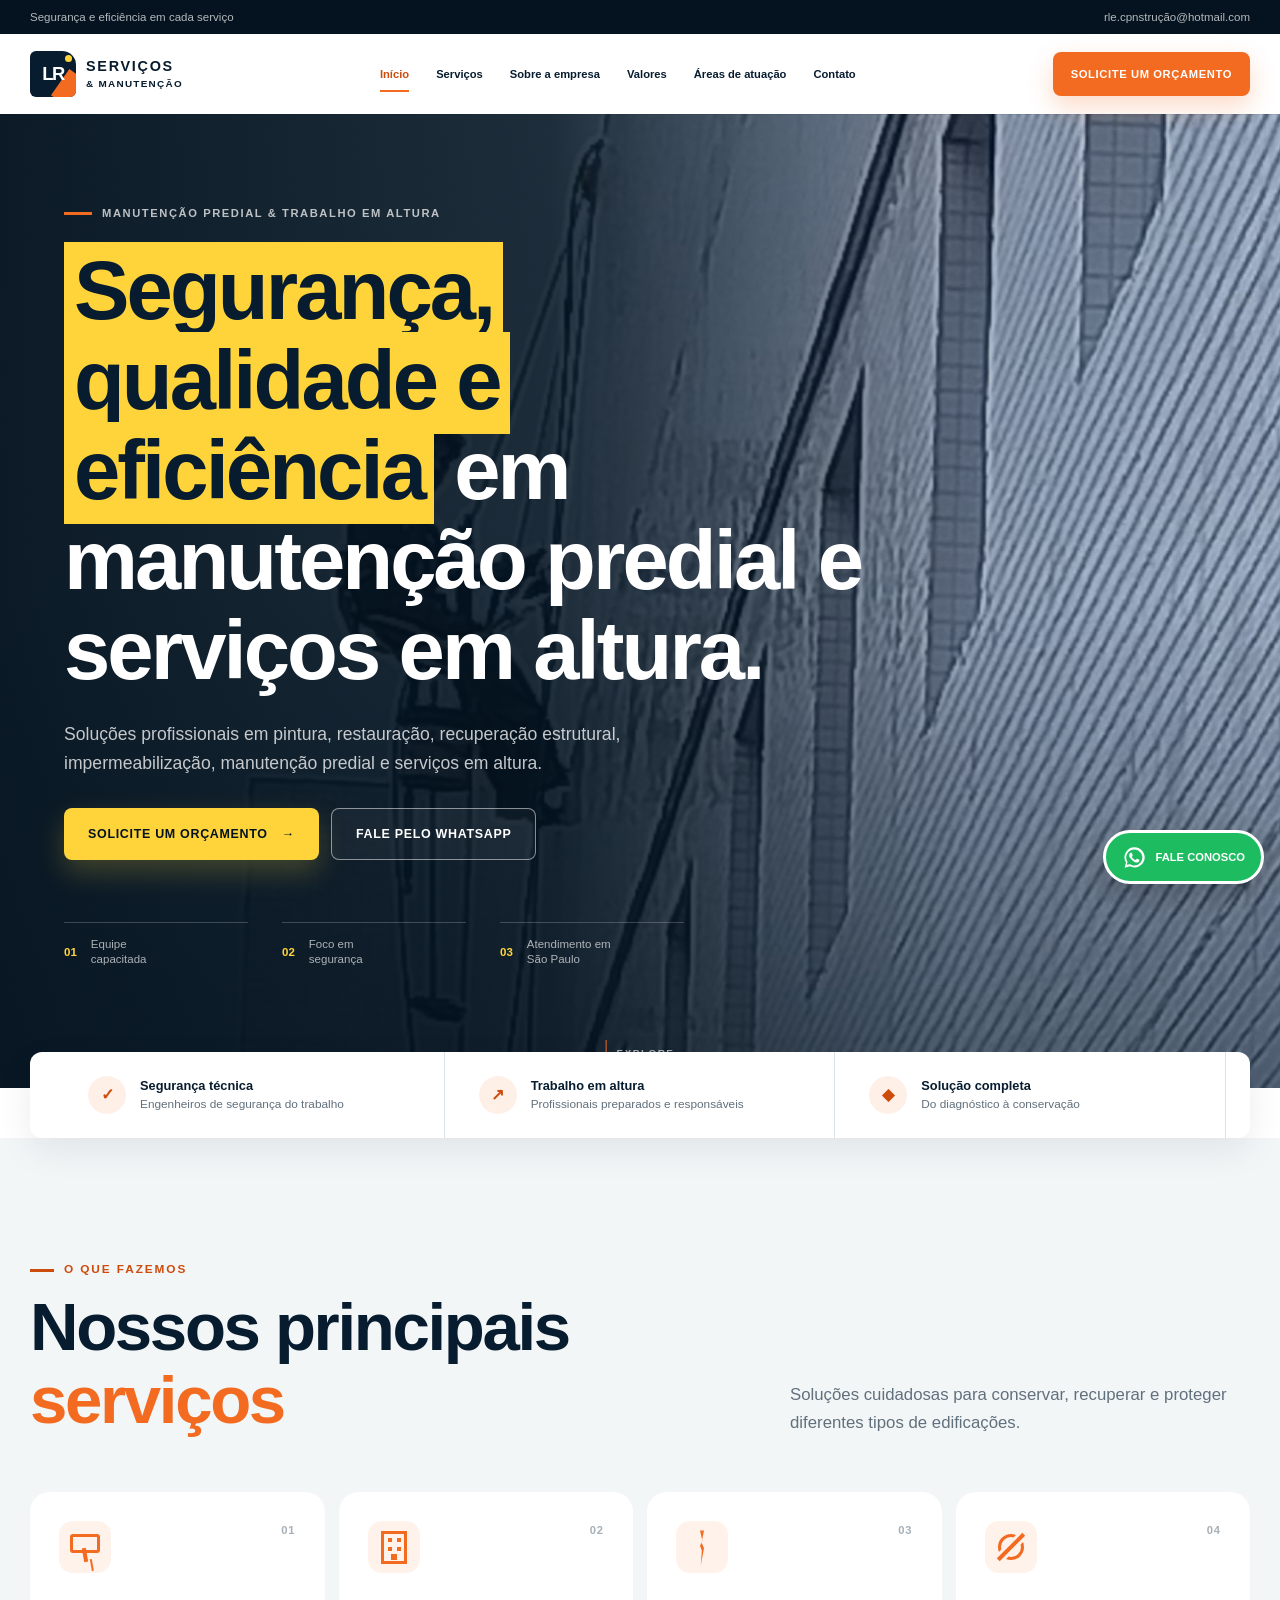
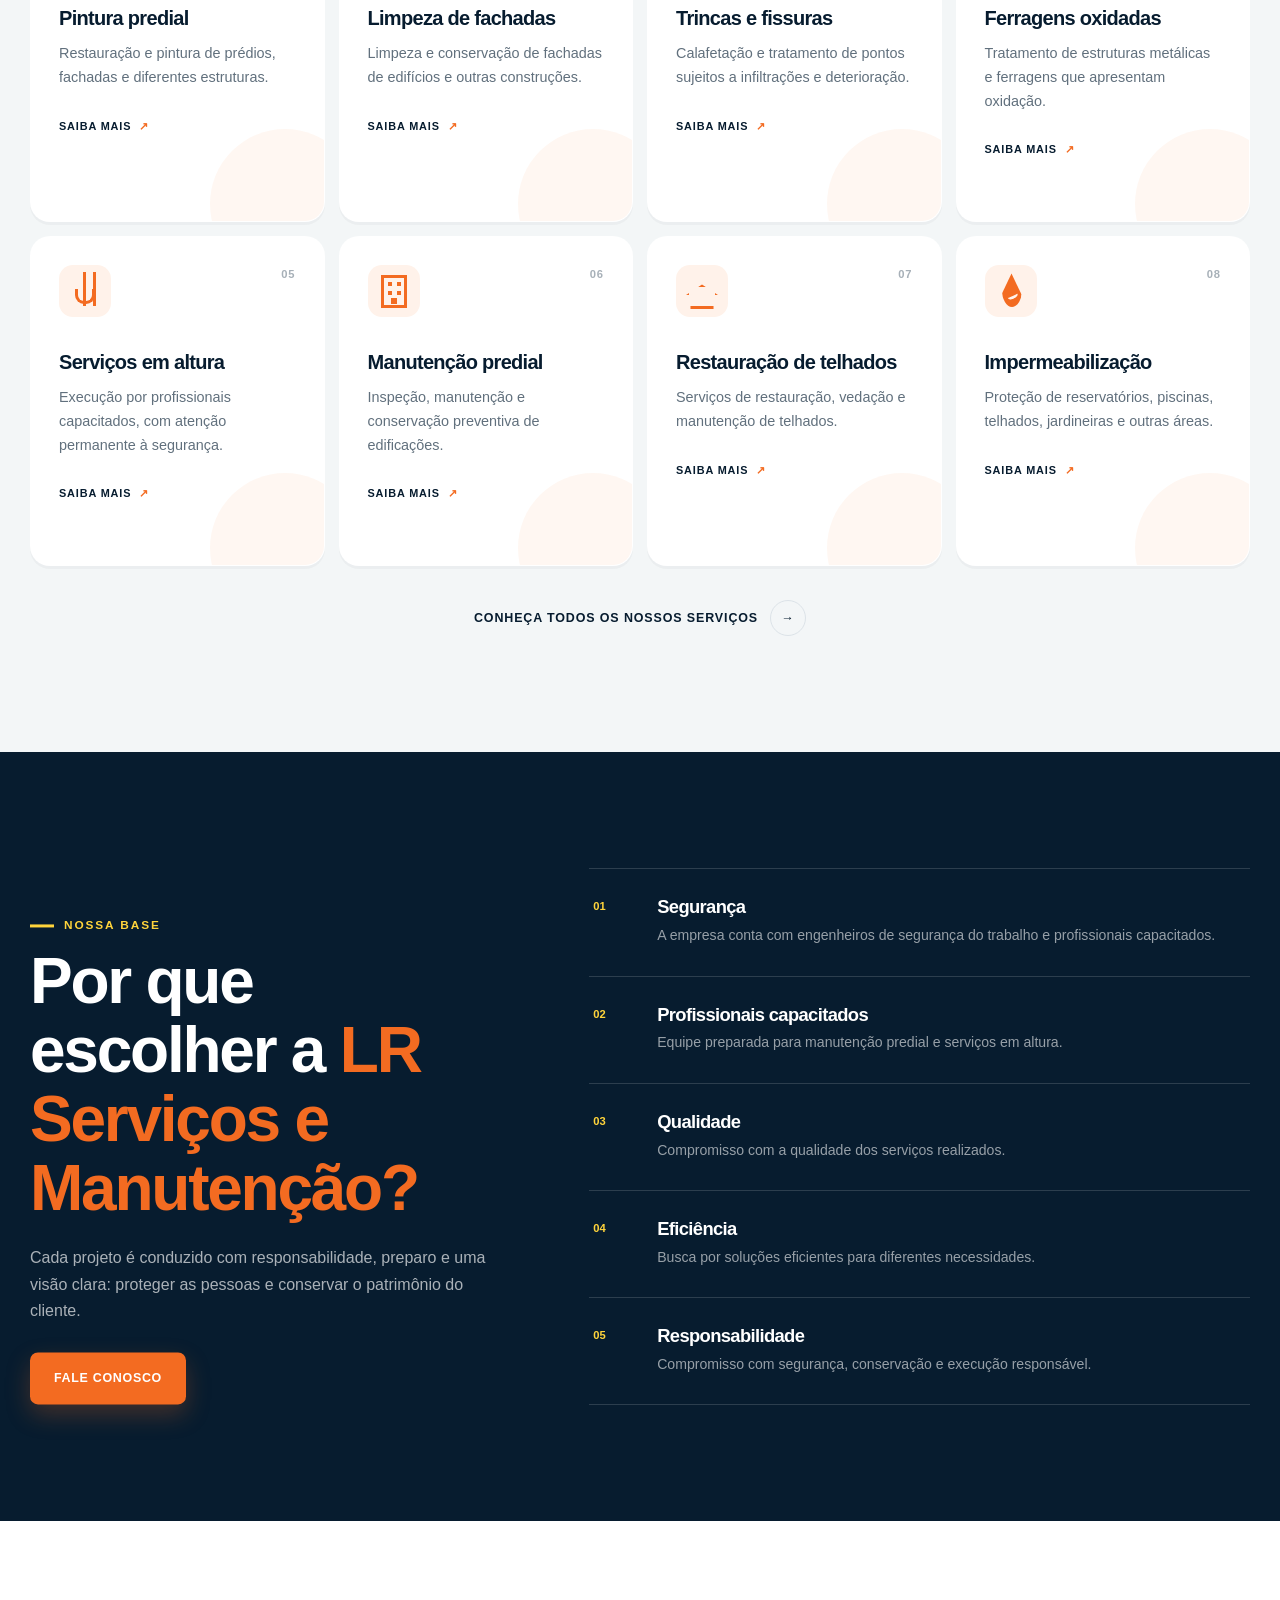
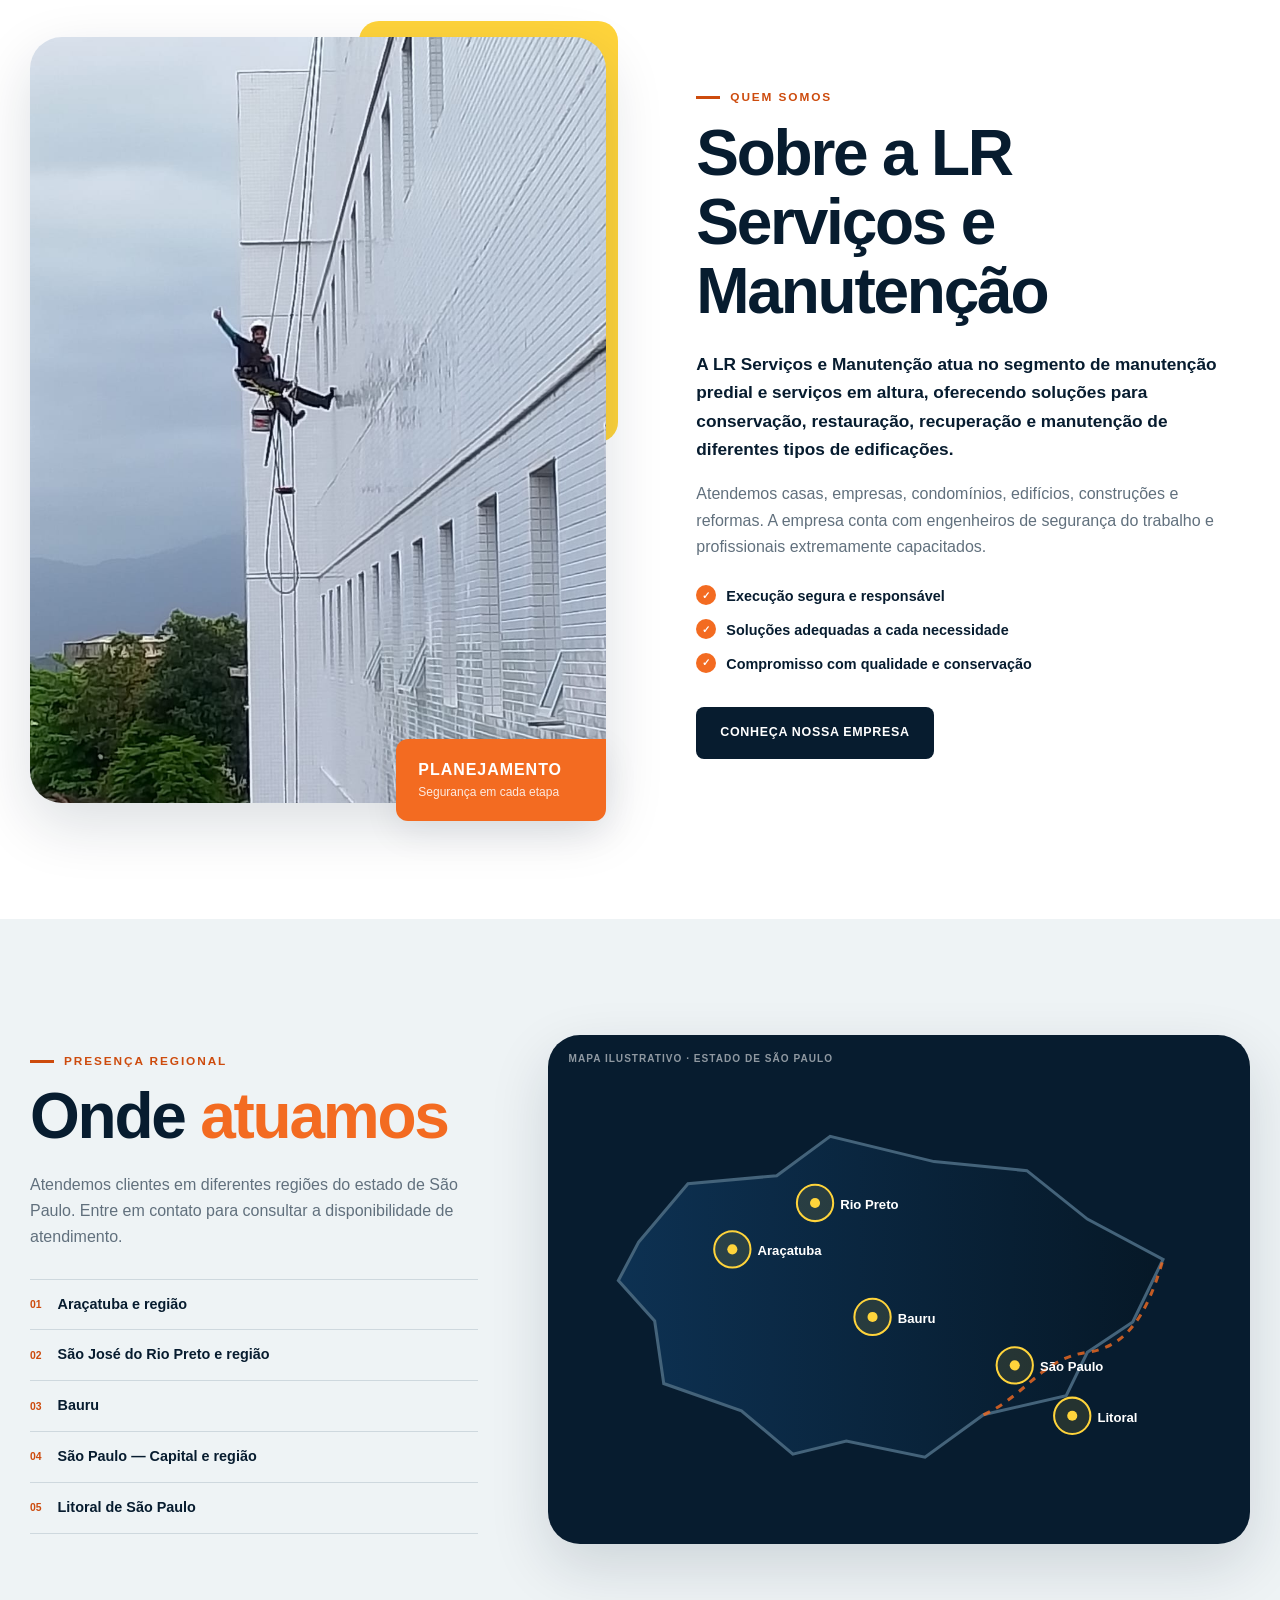
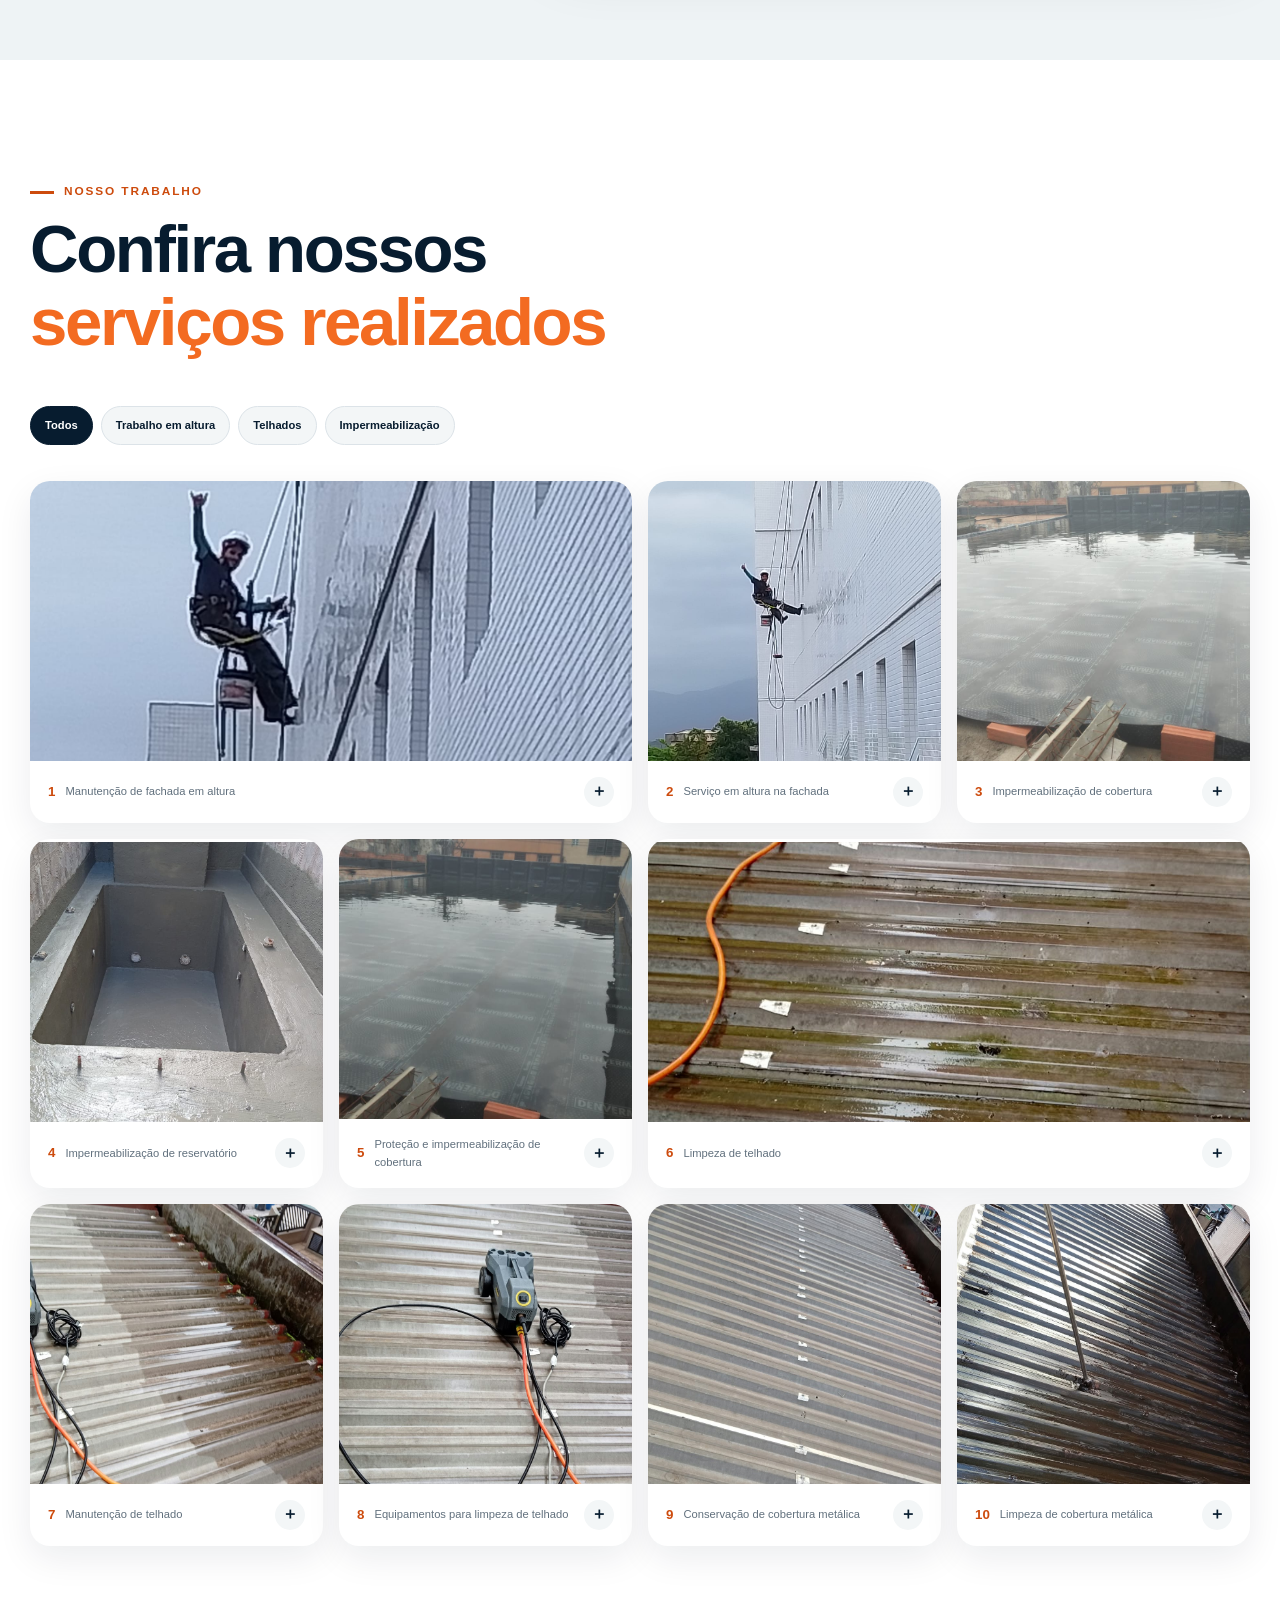
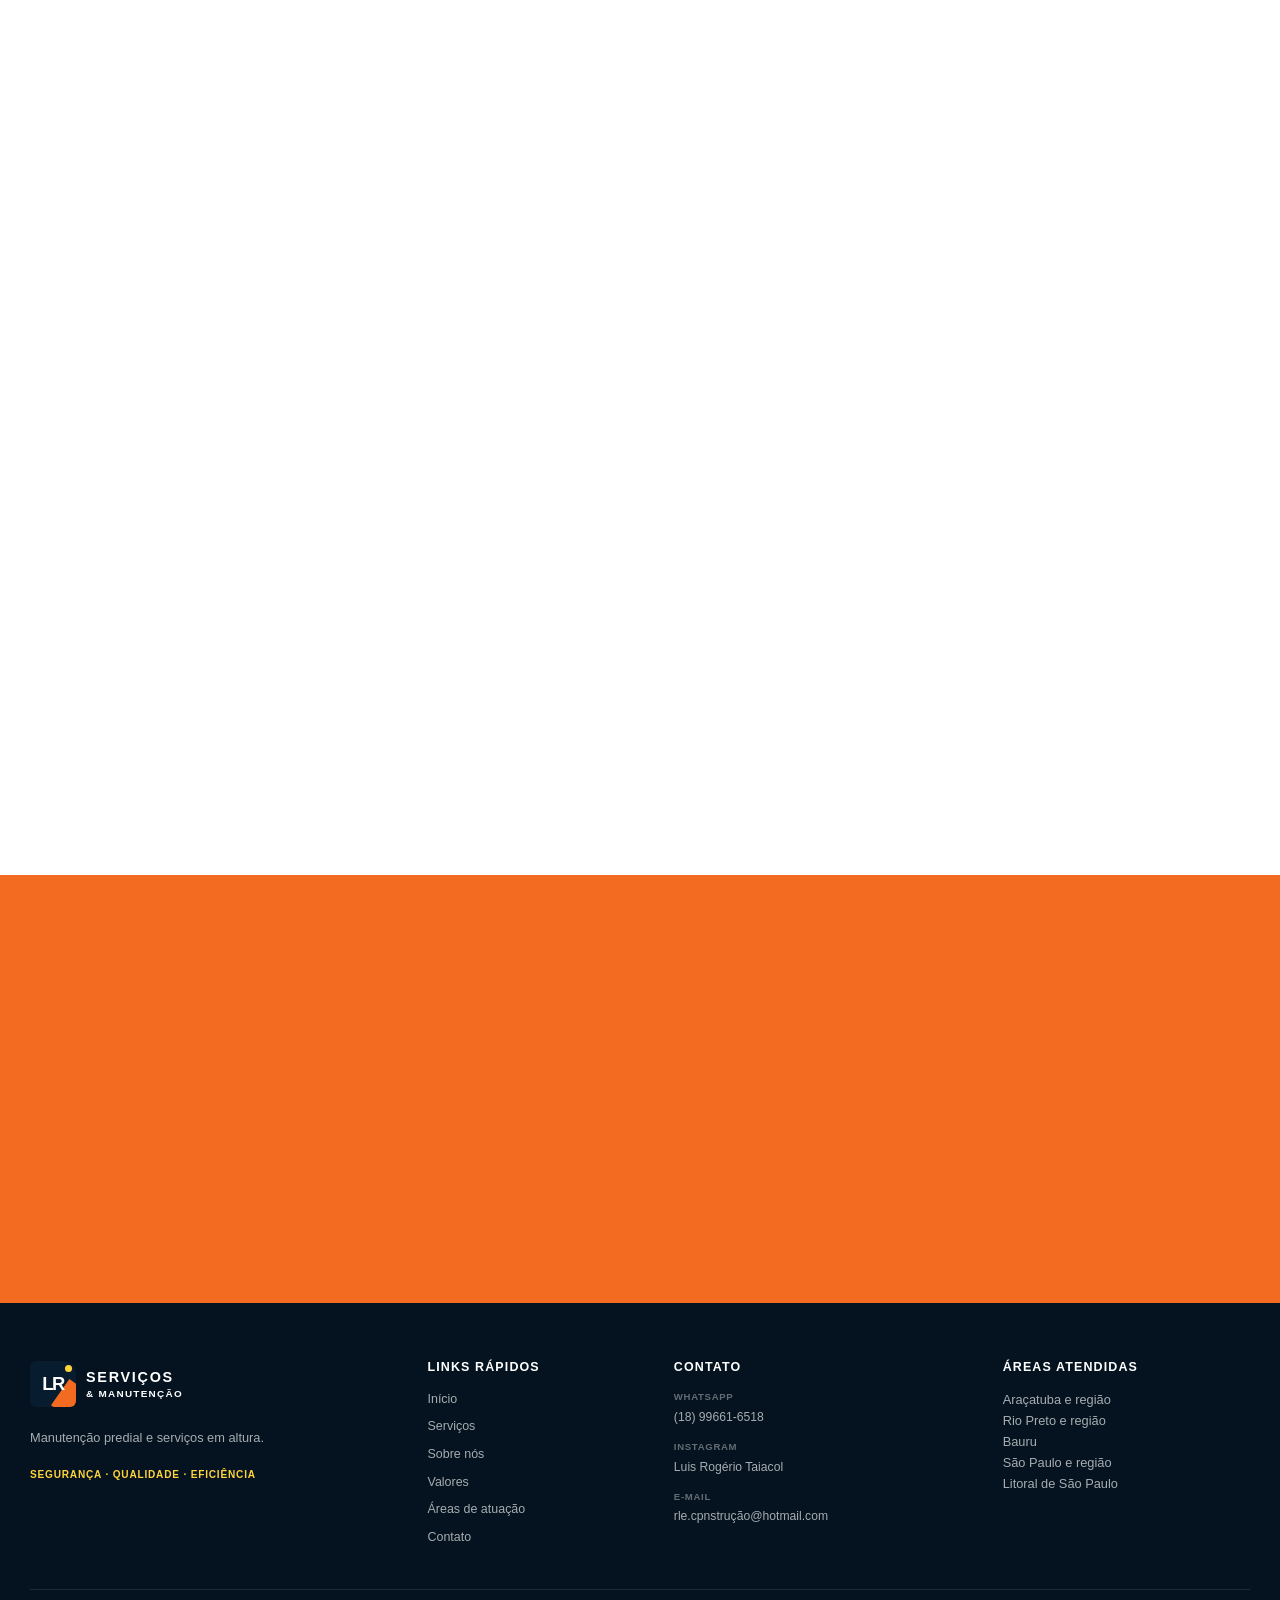
<file: index.html>
<!doctype html>
<html lang="pt-BR">
<head>
  <meta charset="utf-8">
  <meta name="viewport" content="width=device-width, initial-scale=1">
  <meta name="theme-color" content="#071c2f">
  <meta name="description" content="Soluções profissionais em pintura predial, limpeza de fachadas, impermeabilização, recuperação estrutural e serviços em altura no estado de São Paulo.">
  <meta name="keywords" content="manutenção predial, serviços em altura, pintura predial, pintura de prédios, limpeza de fachadas, impermeabilização, restauração de telhados, recuperação estrutural, tratamento de ferragens, limpeza de placas solares, manutenção predial em Araçatuba, manutenção predial em São Paulo">
  <meta property="og:type" content="website">
  <meta property="og:locale" content="pt_BR">
  <meta property="og:title" content="LR Serviços e Manutenção | Manutenção predial e serviços em altura">
  <meta property="og:description" content="Soluções profissionais em pintura predial, limpeza de fachadas, impermeabilização, recuperação estrutural e serviços em altura no estado de São Paulo.">
  <meta property="og:image" content="img/obras/obra-01.jpeg">
  <meta property="og:site_name" content="LR Serviços e Manutenção">
  <meta name="generator" content="Site estático para GitHub Pages">
  <title>LR Serviços e Manutenção | Manutenção predial e serviços em altura</title>
  <link rel="preload" href="img/obras/obra-01.jpeg" as="image" type="image/jpeg">
  <link rel="stylesheet" href="css/style.css">
  <script defer src="js/script.js"></script>
</head>
<body data-page="inicio">
<a class="skip-link" href="#conteudo">Pular para o conteúdo</a>
<header class="site-header" id="topo">
  <div class="utility-bar"><div class="container utility-inner"><p>Segurança e eficiência em cada serviço</p><a href="mailto:rle.cpnstrução@hotmail.com" aria-label="Enviar e-mail para a LR Serviços e Manutenção">rle.cpnstrução@hotmail.com</a></div></div>
  <div class="container nav-wrap">
    <a class="brand" href="index.html" aria-label="LR Serviços e Manutenção — página inicial"><span class="brand-mark" aria-hidden="true"><strong>LR</strong><i></i></span><span class="brand-copy"><strong>Serviços</strong><small>&amp; Manutenção</small></span></a>
    <button class="menu-toggle" type="button" aria-expanded="false" aria-controls="site-menu" aria-label="Abrir menu"><span></span><span></span><span></span></button>
    <nav class="site-nav" id="site-menu" aria-label="Navegação principal">
      <a class="nav-link is-active" href="index.html">Início</a>
      <a class="nav-link" href="servicos.html">Serviços</a>
      <a class="nav-link" href="sobre.html">Sobre a empresa</a>
      <a class="nav-link" href="sobre.html#valores">Valores</a>
      <a class="nav-link" href="index.html#atuacao">Áreas de atuação</a>
      <a class="nav-link" href="contato.html">Contato</a>
    </nav>
    <a class="btn btn-sm btn-orange header-cta" href="https://wa.me/5518996616518" target="_blank" rel="noopener">Solicite um orçamento</a>
  </div>
</header>
<main id="conteudo">
<section class="hero" aria-labelledby="hero-title">
    <div class="hero-bg" role="img" aria-label="Profissionais equipados realizando pintura e manutenção em fachada de edifício"></div>
    <div class="hero-overlay"></div>
    <div class="hero-lines" aria-hidden="true"></div>
    <div class="container hero-content">
        <div class="hero-kicker"><span></span> Manutenção predial &amp; trabalho em altura</div>
        <h1 id="hero-title"><span>Segurança, qualidade e eficiência</span> em manutenção predial e serviços em altura.</h1>
        <p>Soluções profissionais em pintura, restauração, recuperação estrutural, impermeabilização, manutenção predial e serviços em altura.</p>
        <div class="hero-actions">
            <a class="btn btn-yellow" href="#orcamento">Solicite um orçamento <span aria-hidden="true">→</span></a>
            <a class="btn btn-outline-light" href="https://wa.me/5518996616518" target="_blank" rel="noopener">Fale pelo WhatsApp</a>
        </div>
        <ul class="hero-proof" aria-label="Diferenciais da empresa">
            <li><strong>01</strong><span>Equipe<br>capacitada</span></li>
            <li><strong>02</strong><span>Foco em<br>segurança</span></li>
            <li><strong>03</strong><span>Atendimento em<br>São Paulo</span></li>
        </ul>
    </div>
    <a class="scroll-cue" href="#servicos" aria-label="Ir para os serviços"><span></span> Explore</a>
</section>

<section class="trust-strip" aria-label="Compromissos da LR">
    <div class="container trust-grid">
        <div><span class="mini-icon">✓</span><p><strong>Segurança técnica</strong>Engenheiros de segurança do trabalho</p></div>
        <div><span class="mini-icon">↗</span><p><strong>Trabalho em altura</strong>Profissionais preparados e responsáveis</p></div>
        <div><span class="mini-icon">◆</span><p><strong>Solução completa</strong>Do diagnóstico à conservação</p></div>
    </div>
</section>

<section class="section services-section" id="servicos" aria-labelledby="services-title">
    <div class="container">
        <div class="section-heading reveal">
            <div><span class="eyebrow">O que fazemos</span><h2 id="services-title">Nossos principais <em>serviços</em></h2></div>
            <p>Soluções cuidadosas para conservar, recuperar e proteger diferentes tipos de edificações.</p>
        </div>
        <div class="service-grid">
            <article class="service-card reveal"><div class="card-top"><span class="service-icon icon-paint" aria-hidden="true"></span><small>01</small></div><h3>Pintura predial</h3><p>Restauração e pintura de prédios, fachadas e diferentes estruturas.</p><a href="servicos.html#paint">Saiba mais <span aria-hidden="true">↗</span></a></article>
<article class="service-card reveal"><div class="card-top"><span class="service-icon icon-facade" aria-hidden="true"></span><small>02</small></div><h3>Limpeza de fachadas</h3><p>Limpeza e conservação de fachadas de edifícios e outras construções.</p><a href="servicos.html#facade">Saiba mais <span aria-hidden="true">↗</span></a></article>
<article class="service-card reveal"><div class="card-top"><span class="service-icon icon-crack" aria-hidden="true"></span><small>03</small></div><h3>Trincas e fissuras</h3><p>Calafetação e tratamento de pontos sujeitos a infiltrações e deterioração.</p><a href="servicos.html#crack">Saiba mais <span aria-hidden="true">↗</span></a></article>
<article class="service-card reveal"><div class="card-top"><span class="service-icon icon-metal" aria-hidden="true"></span><small>04</small></div><h3>Ferragens oxidadas</h3><p>Tratamento de estruturas metálicas e ferragens que apresentam oxidação.</p><a href="servicos.html#metal">Saiba mais <span aria-hidden="true">↗</span></a></article>
<article class="service-card reveal"><div class="card-top"><span class="service-icon icon-height" aria-hidden="true"></span><small>05</small></div><h3>Serviços em altura</h3><p>Execução por profissionais capacitados, com atenção permanente à segurança.</p><a href="servicos.html#height">Saiba mais <span aria-hidden="true">↗</span></a></article>
<article class="service-card reveal"><div class="card-top"><span class="service-icon icon-building" aria-hidden="true"></span><small>06</small></div><h3>Manutenção predial</h3><p>Inspeção, manutenção e conservação preventiva de edificações.</p><a href="servicos.html#building">Saiba mais <span aria-hidden="true">↗</span></a></article>
<article class="service-card reveal"><div class="card-top"><span class="service-icon icon-roof" aria-hidden="true"></span><small>07</small></div><h3>Restauração de telhados</h3><p>Serviços de restauração, vedação e manutenção de telhados.</p><a href="servicos.html#roof">Saiba mais <span aria-hidden="true">↗</span></a></article>
<article class="service-card reveal"><div class="card-top"><span class="service-icon icon-drop" aria-hidden="true"></span><small>08</small></div><h3>Impermeabilização</h3><p>Proteção de reservatórios, piscinas, telhados, jardineiras e outras áreas.</p><a href="servicos.html#drop">Saiba mais <span aria-hidden="true">↗</span></a></article>
        </div>
        <div class="center-action reveal"><a class="text-link" href="servicos.html">Conheça todos os nossos serviços <span aria-hidden="true">→</span></a></div>
    </div>
</section>

<section class="section why-section" aria-labelledby="why-title">
    <div class="container why-layout">
        <div class="why-intro reveal">
            <span class="eyebrow eyebrow-light">Nossa base</span>
            <h2 id="why-title">Por que escolher a <em>LR Serviços e Manutenção?</em></h2>
            <p>Cada projeto é conduzido com responsabilidade, preparo e uma visão clara: proteger as pessoas e conservar o patrimônio do cliente.</p>
            <a class="btn btn-orange" href="contato.html">Fale conosco</a>
        </div>
        <div class="why-list">
            <article class="why-card reveal"><span>01</span><div><h3>Segurança</h3><p>A empresa conta com engenheiros de segurança do trabalho e profissionais capacitados.</p></div></article>
            <article class="why-card reveal"><span>02</span><div><h3>Profissionais capacitados</h3><p>Equipe preparada para manutenção predial e serviços em altura.</p></div></article>
            <article class="why-card reveal"><span>03</span><div><h3>Qualidade</h3><p>Compromisso com a qualidade dos serviços realizados.</p></div></article>
            <article class="why-card reveal"><span>04</span><div><h3>Eficiência</h3><p>Busca por soluções eficientes para diferentes necessidades.</p></div></article>
            <article class="why-card reveal"><span>05</span><div><h3>Responsabilidade</h3><p>Compromisso com segurança, conservação e execução responsável.</p></div></article>
        </div>
    </div>
</section>

<section class="section about-preview" id="sobre" aria-labelledby="about-title">
    <div class="container about-grid">
        <div class="about-media reveal">
            <img src="img/obras/obra-02.jpeg" alt="Profissional realizando manutenção em altura na fachada de um edifício" width="963" height="1280" loading="lazy">
            <div class="media-label"><strong>Planejamento</strong><span>Segurança em cada etapa</span></div>
        </div>
        <div class="about-copy reveal">
            <span class="eyebrow">Quem somos</span>
            <h2 id="about-title">Sobre a LR Serviços e Manutenção</h2>
            <p class="lead">A LR Serviços e Manutenção atua no segmento de manutenção predial e serviços em altura, oferecendo soluções para conservação, restauração, recuperação e manutenção de diferentes tipos de edificações.</p>
            <p>Atendemos casas, empresas, condomínios, edifícios, construções e reformas. A empresa conta com engenheiros de segurança do trabalho e profissionais extremamente capacitados.</p>
            <ul class="check-list">
                <li>Execução segura e responsável</li>
                <li>Soluções adequadas a cada necessidade</li>
                <li>Compromisso com qualidade e conservação</li>
            </ul>
            <a class="btn btn-dark" href="sobre.html">Conheça nossa empresa</a>
        </div>
    </div>
</section>

<section class="section areas-section" id="atuacao" aria-labelledby="areas-title">
    <div class="container areas-grid">
        <div class="areas-copy reveal">
            <span class="eyebrow">Presença regional</span>
            <h2 id="areas-title">Onde <em>atuamos</em></h2>
            <p>Atendemos clientes em diferentes regiões do estado de São Paulo. Entre em contato para consultar a disponibilidade de atendimento.</p>
            <ul class="area-list">
                <li><span>01</span>Araçatuba e região</li>
                <li><span>02</span>São José do Rio Preto e região</li>
                <li><span>03</span>Bauru</li>
                <li><span>04</span>São Paulo — Capital e região</li>
                <li><span>05</span>Litoral de São Paulo</li>
            </ul>
        </div>
        <div class="sp-map reveal" role="img" aria-label="Mapa ilustrativo do estado de São Paulo com regiões de atendimento destacadas">
            <span class="map-caption">Mapa ilustrativo · Estado de São Paulo</span>
            <svg viewBox="0 0 640 430" aria-hidden="true">
                <defs><linearGradient id="mapFill" x1="0" x2="1"><stop stop-color="#0d3152"/><stop offset="1" stop-color="#061827"/></linearGradient></defs>
                <path class="state-shape" d="M62 151 111 93l88-8 53-39 103 25 92 9 60 48 75 40-30 62-45 30-21 43-82 19-58 42-78-16-53 13-51-43-77-27-9-62-36-40Z"/>
                <path class="coast-line" d="M404 322c42-19 58-56 103-62 36-5 58-32 75-92"/>
                <g class="map-pin" transform="translate(155 158)"><circle r="18"/><circle r="5"/><text x="25" y="6">Araçatuba</text></g>
                <g class="map-pin" transform="translate(237 112)"><circle r="18"/><circle r="5"/><text x="25" y="6">Rio Preto</text></g>
                <g class="map-pin" transform="translate(294 225)"><circle r="18"/><circle r="5"/><text x="25" y="6">Bauru</text></g>
                <g class="map-pin" transform="translate(435 273)"><circle r="18"/><circle r="5"/><text x="25" y="6">São Paulo</text></g>
                <g class="map-pin" transform="translate(492 323)"><circle r="18"/><circle r="5"/><text x="25" y="6">Litoral</text></g>
            </svg>
        </div>
    </div>
</section>

<section class="section gallery-section" id="galeria" aria-labelledby="gallery-title">
    <div class="container">
        <div class="section-heading reveal">
            <div><span class="eyebrow">Nosso trabalho</span><h2 id="gallery-title">Confira nossos <em>serviços realizados</em></h2></div>
            <p></p>
        </div>
        <div class="gallery-filters reveal" role="group" aria-label="Filtrar galeria"><button class="is-active" type="button" data-filter="all" aria-pressed="true">Todos</button><button type="button" data-filter="altura" aria-pressed="false">Trabalho em altura</button><button type="button" data-filter="telhados" aria-pressed="false">Telhados</button><button type="button" data-filter="impermeabilizacao" aria-pressed="false">Impermeabilização</button></div>
        <div class="gallery-grid"><button class="gallery-item reveal" type="button" data-category="altura" data-label="Manutenção de fachada em altura" aria-label="Ampliar foto: Manutenção de fachada em altura"><img src="img/obras/obra-01.jpeg" alt="Manutenção de fachada em altura" loading="lazy"><span class="gallery-meta"><small>1</small><span>Manutenção de fachada em altura</span><b aria-hidden="true">＋</b></span></button>
<button class="gallery-item reveal" type="button" data-category="altura" data-label="Serviço em altura na fachada" aria-label="Ampliar foto: Serviço em altura na fachada"><img src="img/obras/obra-02.jpeg" alt="Serviço em altura na fachada" loading="lazy"><span class="gallery-meta"><small>2</small><span>Serviço em altura na fachada</span><b aria-hidden="true">＋</b></span></button>
<button class="gallery-item reveal" type="button" data-category="impermeabilizacao" data-label="Impermeabilização de cobertura" aria-label="Ampliar foto: Impermeabilização de cobertura"><img src="img/obras/obra-03.jpeg" alt="Impermeabilização de cobertura" loading="lazy"><span class="gallery-meta"><small>3</small><span>Impermeabilização de cobertura</span><b aria-hidden="true">＋</b></span></button>
<button class="gallery-item reveal" type="button" data-category="impermeabilizacao" data-label="Impermeabilização de reservatório" aria-label="Ampliar foto: Impermeabilização de reservatório"><img src="img/obras/obra-04.jpeg" alt="Impermeabilização de reservatório" loading="lazy"><span class="gallery-meta"><small>4</small><span>Impermeabilização de reservatório</span><b aria-hidden="true">＋</b></span></button>
<button class="gallery-item reveal" type="button" data-category="impermeabilizacao" data-label="Proteção e impermeabilização de cobertura" aria-label="Ampliar foto: Proteção e impermeabilização de cobertura"><img src="img/obras/obra-05.jpeg" alt="Proteção e impermeabilização de cobertura" loading="lazy"><span class="gallery-meta"><small>5</small><span>Proteção e impermeabilização de cobertura</span><b aria-hidden="true">＋</b></span></button>
<button class="gallery-item reveal" type="button" data-category="telhados" data-label="Limpeza de telhado" aria-label="Ampliar foto: Limpeza de telhado"><img src="img/obras/obra-06.jpeg" alt="Limpeza de telhado" loading="lazy"><span class="gallery-meta"><small>6</small><span>Limpeza de telhado</span><b aria-hidden="true">＋</b></span></button>
<button class="gallery-item reveal" type="button" data-category="telhados" data-label="Manutenção de telhado" aria-label="Ampliar foto: Manutenção de telhado"><img src="img/obras/obra-07.jpeg" alt="Manutenção de telhado" loading="lazy"><span class="gallery-meta"><small>7</small><span>Manutenção de telhado</span><b aria-hidden="true">＋</b></span></button>
<button class="gallery-item reveal" type="button" data-category="telhados" data-label="Equipamentos para limpeza de telhado" aria-label="Ampliar foto: Equipamentos para limpeza de telhado"><img src="img/obras/obra-08.jpeg" alt="Equipamentos para limpeza de telhado" loading="lazy"><span class="gallery-meta"><small>8</small><span>Equipamentos para limpeza de telhado</span><b aria-hidden="true">＋</b></span></button>
<button class="gallery-item reveal" type="button" data-category="telhados" data-label="Conservação de cobertura metálica" aria-label="Ampliar foto: Conservação de cobertura metálica"><img src="img/obras/obra-09.jpeg" alt="Conservação de cobertura metálica" loading="lazy"><span class="gallery-meta"><small>9</small><span>Conservação de cobertura metálica</span><b aria-hidden="true">＋</b></span></button>
<button class="gallery-item reveal" type="button" data-category="telhados" data-label="Limpeza de cobertura metálica" aria-label="Ampliar foto: Limpeza de cobertura metálica"><img src="img/obras/obra-10.jpeg" alt="Limpeza de cobertura metálica" loading="lazy"><span class="gallery-meta"><small>10</small><span>Limpeza de cobertura metálica</span><b aria-hidden="true">＋</b></span></button>
<button class="gallery-item reveal" type="button" data-category="telhados" data-label="Lavagem de telhado" aria-label="Ampliar foto: Lavagem de telhado"><img src="img/obras/obra-11.jpeg" alt="Lavagem de telhado" loading="lazy"><span class="gallery-meta"><small>11</small><span>Lavagem de telhado</span><b aria-hidden="true">＋</b></span></button>
<button class="gallery-item reveal" type="button" data-category="telhados" data-label="Telhado após limpeza" aria-label="Ampliar foto: Telhado após limpeza"><img src="img/obras/obra-12.jpeg" alt="Telhado após limpeza" loading="lazy"><span class="gallery-meta"><small>12</small><span>Telhado após limpeza</span><b aria-hidden="true">＋</b></span></button></div><div class="project-video reveal"><h3>Veja nosso trabalho em vídeo</h3><video controls playsinline preload="metadata" aria-label="Vídeo de serviço realizado pela LR Serviços e Manutenção"><source src="videos/servico-realizado.mp4" type="video/mp4">Seu navegador não suporta vídeo. <a href="videos/servico-realizado.mp4">Baixe o vídeo para assistir.</a></video></div>
    </div>
</section>

<section class="section contact-band" id="orcamento" aria-labelledby="contact-band-title">
    <div class="container contact-band-inner reveal">
        <div><span class="eyebrow eyebrow-light">Vamos conversar?</span><h2 id="contact-band-title">Seu patrimônio merece cuidado profissional.</h2><p>Conte o que você precisa e consulte a disponibilidade de atendimento na sua região.</p></div>
        <div class="contact-band-actions">
            <a class="btn btn-yellow" href="https://wa.me/5518996616518" target="_blank" rel="noopener">Chame pelo WhatsApp</a>
            <a class="btn btn-outline-light" href="contato.html#formulario">Preencher formulário</a>
        </div>
    </div>
</section>

<dialog class="gallery-modal" aria-labelledby="modal-title">
    <button class="modal-close" type="button" aria-label="Fechar visualização">×</button>
    <div class="modal-media"><img id="modal-image" alt=""><h3 id="modal-title">Serviço</h3></div>
</dialog>
</main>
<footer class="site-footer">
  <div class="container footer-grid">
    <div class="footer-brand"><a class="brand brand-light" href="index.html"><span class="brand-mark" aria-hidden="true"><strong>LR</strong><i></i></span><span class="brand-copy"><strong>Serviços</strong><small>&amp; Manutenção</small></span></a><p>Manutenção predial e serviços em altura.</p><span class="footer-tag">Segurança · Qualidade · Eficiência</span></div>
    <div><h2>Links rápidos</h2><ul class="footer-links"><li><a href="index.html">Início</a></li><li><a href="servicos.html">Serviços</a></li><li><a href="sobre.html">Sobre nós</a></li><li><a href="sobre.html#valores">Valores</a></li><li><a href="index.html#atuacao">Áreas de atuação</a></li><li><a href="contato.html">Contato</a></li></ul></div>
    <div><h2>Contato</h2><ul class="footer-contact"><li><span>WhatsApp</span><a href="https://wa.me/5518996616518" target="_blank" rel="noopener">(18) 99661-6518</a></li><li><span>Instagram</span><span>Luis Rogério Taiacol</span></li><li><span>E-mail</span><a href="mailto:rle.cpnstrução@hotmail.com">rle.cpnstrução@hotmail.com</a></li></ul></div>
    <div><h2>Áreas atendidas</h2><p>Araçatuba e região<br>Rio Preto e região<br>Bauru<br>São Paulo e região<br>Litoral de São Paulo</p></div>
  </div>
  <div class="container footer-bottom"><p>© 2026 LR Serviços e Manutenção. Todos os direitos reservados.</p><a href="#topo">Voltar ao topo ↑</a></div>
</footer>
<a class="whatsapp-float" href="https://wa.me/5518996616518" target="_blank" rel="noopener" aria-label="Chamar a LR Serviços e Manutenção pelo WhatsApp"><svg viewBox="0 0 32 32" aria-hidden="true"><path d="M16 3A12.8 12.8 0 0 0 5.1 22.5L3.4 29l6.7-1.7A12.9 12.9 0 1 0 16 3Zm0 23.3c-2 0-3.9-.6-5.5-1.6l-.4-.2-4 .9 1-3.8-.3-.4A10.3 10.3 0 1 1 16 26.3Zm5.7-7.7c-.3-.2-1.9-.9-2.2-1s-.5-.2-.7.2-.8 1-1 1.2-.4.2-.7.1a8.4 8.4 0 0 1-2.6-1.6 9.7 9.7 0 0 1-1.8-2.2c-.2-.3 0-.5.1-.7l.5-.6.3-.6c.1-.2 0-.5 0-.7l-1-2.3c-.2-.6-.5-.5-.7-.5h-.6c-.2 0-.6.1-.9.4-.3.3-1.2 1.2-1.2 3s1.3 3.4 1.5 3.7a13.7 13.7 0 0 0 5.3 4.7c.7.3 1.3.5 1.8.6.8.2 1.5.2 2 .1.6-.1 1.9-.8 2.2-1.5.3-.7.3-1.3.2-1.5-.1-.1-.3-.2-.6-.3Z"/></svg><span>Fale conosco</span></a>
<div class="toast" role="status" aria-live="polite"></div>
</body>
</html>
</file>
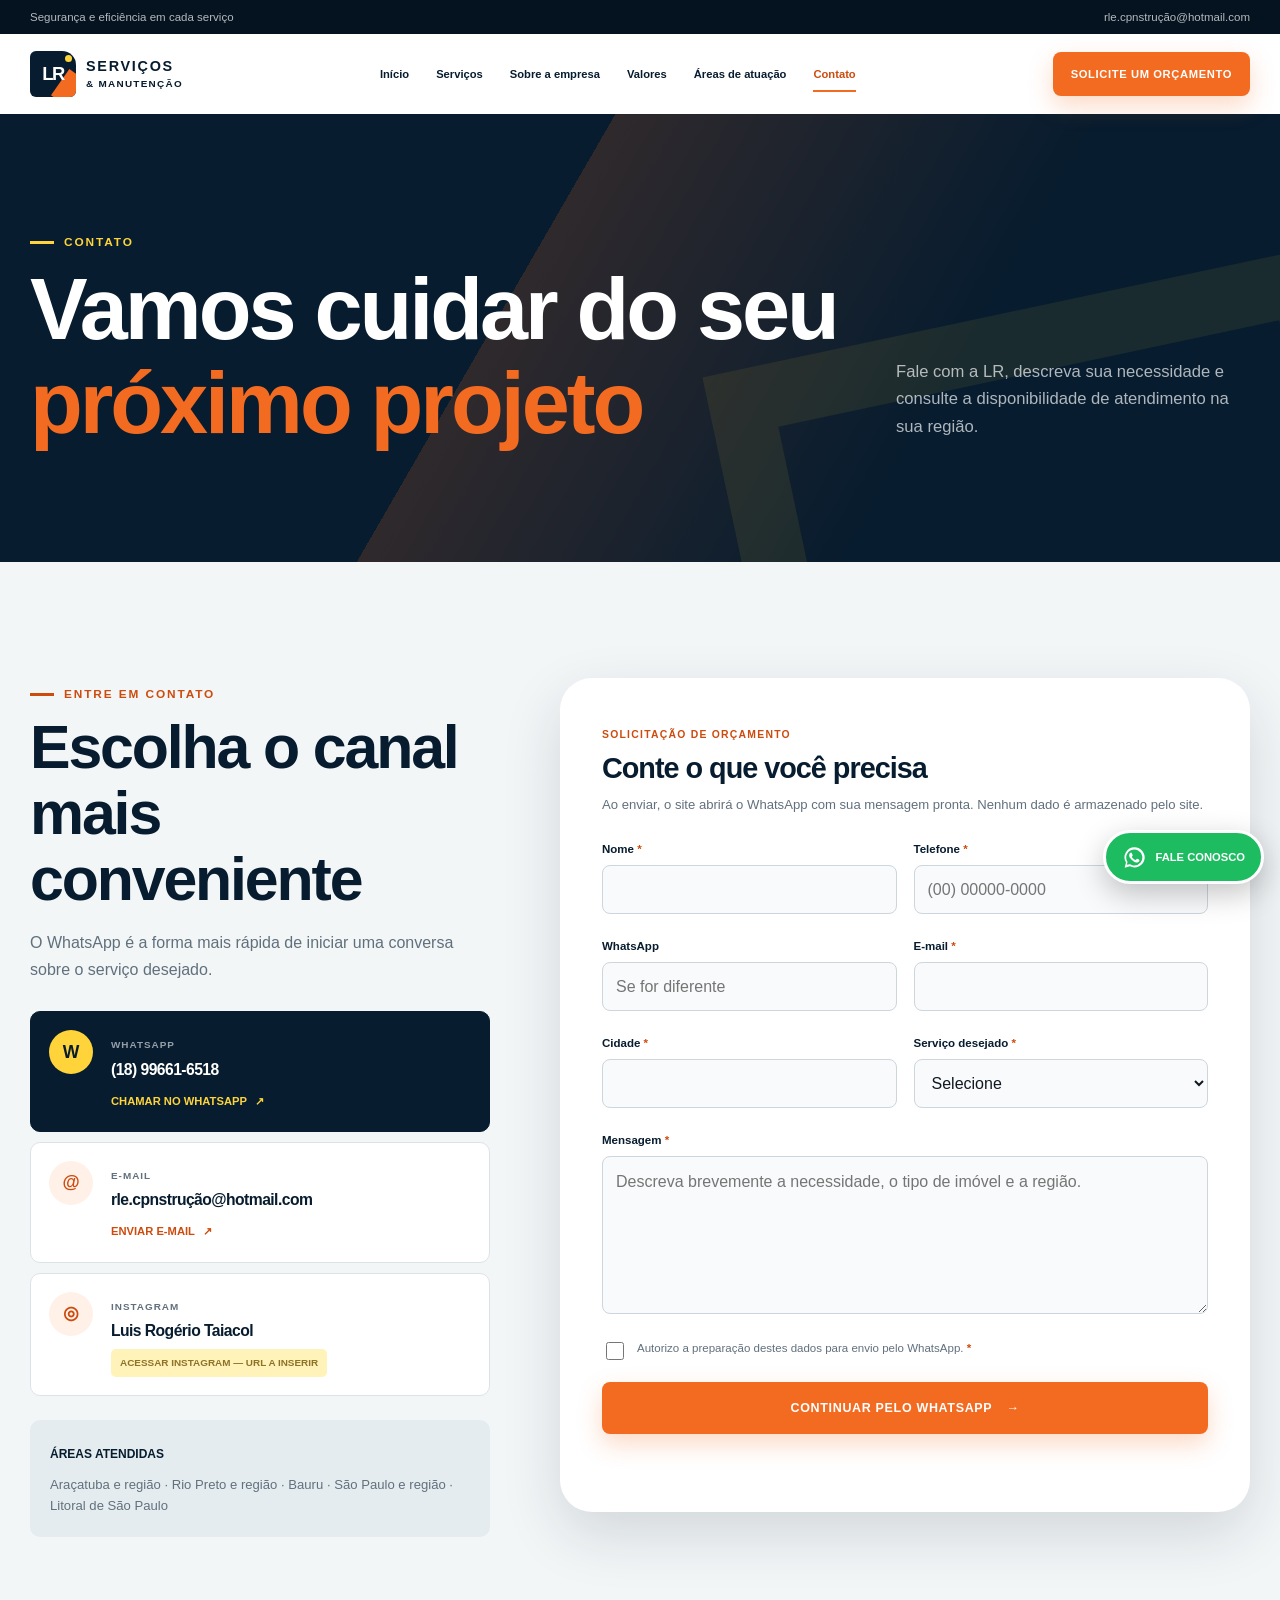
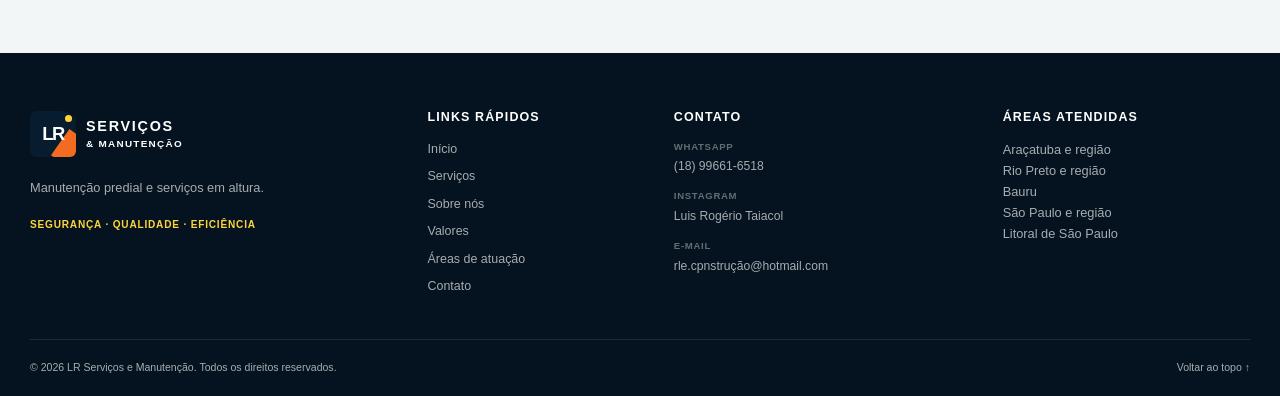
<file: contato.html>
<!doctype html>
<html lang="pt-BR">
<head>
  <meta charset="utf-8">
  <meta name="viewport" content="width=device-width, initial-scale=1">
  <meta name="theme-color" content="#071c2f">
  <meta name="description" content="Entre em contato com a LR Serviços e Manutenção pelo WhatsApp, e-mail ou formulário para consultar atendimento e solicitar orçamento.">
  <meta name="keywords" content="manutenção predial, serviços em altura, pintura predial, pintura de prédios, limpeza de fachadas, impermeabilização, restauração de telhados, recuperação estrutural, tratamento de ferragens, limpeza de placas solares, manutenção predial em Araçatuba, manutenção predial em São Paulo">
  <meta property="og:type" content="website">
  <meta property="og:locale" content="pt_BR">
  <meta property="og:title" content="Contato e orçamento | LR Serviços e Manutenção">
  <meta property="og:description" content="Entre em contato com a LR Serviços e Manutenção pelo WhatsApp, e-mail ou formulário para consultar atendimento e solicitar orçamento.">
  <meta property="og:image" content="img/obras/obra-01.jpeg">
  <meta property="og:site_name" content="LR Serviços e Manutenção">
  <meta name="generator" content="Site estático para GitHub Pages">
  <title>Contato e orçamento | LR Serviços e Manutenção</title>
  
  <link rel="stylesheet" href="css/style.css">
  <script defer src="js/script.js"></script>
</head>
<body data-page="contato">
<a class="skip-link" href="#conteudo">Pular para o conteúdo</a>
<header class="site-header" id="topo">
  <div class="utility-bar"><div class="container utility-inner"><p>Segurança e eficiência em cada serviço</p><a href="mailto:rle.cpnstrução@hotmail.com" aria-label="Enviar e-mail para a LR Serviços e Manutenção">rle.cpnstrução@hotmail.com</a></div></div>
  <div class="container nav-wrap">
    <a class="brand" href="index.html" aria-label="LR Serviços e Manutenção — página inicial"><span class="brand-mark" aria-hidden="true"><strong>LR</strong><i></i></span><span class="brand-copy"><strong>Serviços</strong><small>&amp; Manutenção</small></span></a>
    <button class="menu-toggle" type="button" aria-expanded="false" aria-controls="site-menu" aria-label="Abrir menu"><span></span><span></span><span></span></button>
    <nav class="site-nav" id="site-menu" aria-label="Navegação principal">
      <a class="nav-link" href="index.html">Início</a>
      <a class="nav-link" href="servicos.html">Serviços</a>
      <a class="nav-link" href="sobre.html">Sobre a empresa</a>
      <a class="nav-link" href="sobre.html#valores">Valores</a>
      <a class="nav-link" href="index.html#atuacao">Áreas de atuação</a>
      <a class="nav-link is-active" href="contato.html">Contato</a>
    </nav>
    <a class="btn btn-sm btn-orange header-cta" href="https://wa.me/5518996616518" target="_blank" rel="noopener">Solicite um orçamento</a>
  </div>
</header>
<main id="conteudo">
<section class="page-hero page-hero-contact" aria-labelledby="page-title"><div class="container page-hero-inner"><div><span class="eyebrow eyebrow-light">Contato</span><h1 id="page-title">Vamos cuidar do seu <em>próximo projeto</em></h1></div><p>Fale com a LR, descreva sua necessidade e consulte a disponibilidade de atendimento na sua região.</p></div></section>

<section class="section contact-section" id="formulario" aria-labelledby="contact-title">
    <div class="container contact-layout">
        <div class="contact-info reveal"><span class="eyebrow">Entre em contato</span><h2 id="contact-title">Escolha o canal mais conveniente</h2><p>O WhatsApp é a forma mais rápida de iniciar uma conversa sobre o serviço desejado.</p>
            <div class="contact-cards">
                <article class="contact-card featured"><span class="contact-icon">W</span><div><small>WhatsApp</small><h3>(18) 99661-6518</h3><a href="https://wa.me/5518996616518" target="_blank" rel="noopener">Chamar no WhatsApp <span>↗</span></a></div></article>
                <article class="contact-card"><span class="contact-icon">@</span><div><small>E-mail</small><h3>rle.cpnstrução@hotmail.com</h3><a href="mailto:rle.cpnstrução@hotmail.com">Enviar e-mail <span>↗</span></a></div></article>
                <article class="contact-card"><span class="contact-icon">◎</span><div><small>Instagram</small><h3>Luis Rogério Taiacol</h3><button class="pending-link" type="button" disabled title="A URL oficial ainda não foi fornecida">Acessar Instagram — URL a inserir</button></div></article>
            </div>
            <div class="contact-note"><strong>Áreas atendidas</strong><p>Araçatuba e região · Rio Preto e região · Bauru · São Paulo e região · Litoral de São Paulo</p></div>
        </div>

        <div class="form-panel reveal">
            <div class="form-heading"><span>Solicitação de orçamento</span><h2>Conte o que você precisa</h2><p>Ao enviar, o site abrirá o WhatsApp com sua mensagem pronta. Nenhum dado é armazenado pelo site.</p></div>
            <form class="quote-form" action="#" method="post" novalidate data-static-whatsapp="5518996616518">
                <div class="honeypot" aria-hidden="true"><label for="website">Não preencha este campo</label><input type="text" id="website" name="website" tabindex="-1" autocomplete="off"></div>
                <div class="form-grid">
                    <div class="field"><label for="nome">Nome <span>*</span></label><input type="text" id="nome" name="nome" autocomplete="name" required minlength="2" maxlength="100"><small class="field-error"></small></div>
                    <div class="field"><label for="telefone">Telefone <span>*</span></label><input type="tel" id="telefone" name="telefone" autocomplete="tel" required maxlength="20" pattern="[0-9() +\-]{10,20}" placeholder="(00) 00000-0000"><small class="field-error"></small></div>
                    <div class="field"><label for="whatsapp">WhatsApp</label><input type="tel" id="whatsapp" name="whatsapp" autocomplete="tel" maxlength="20" pattern="[0-9() +\-]{10,20}" placeholder="Se for diferente"><small class="field-error"></small></div>
                    <div class="field"><label for="email">E-mail <span>*</span></label><input type="email" id="email" name="email" autocomplete="email" required maxlength="150"><small class="field-error"></small></div>
                    <div class="field"><label for="cidade">Cidade <span>*</span></label><input type="text" id="cidade" name="cidade" autocomplete="address-level2" required maxlength="100"><small class="field-error"></small></div>
                    <div class="field"><label for="servico">Serviço desejado <span>*</span></label><select id="servico" name="servico" required><option value="">Selecione</option><option>Pintura predial</option><option>Limpeza de fachadas</option><option>Trincas e fissuras</option><option>Ferragens oxidadas</option><option>Serviço em altura</option><option>Manutenção predial</option><option>Restauração de telhados</option><option>Impermeabilização</option><option>Limpeza de placas solares</option><option>Outro serviço</option></select><small class="field-error"></small></div>
                    <div class="field field-full"><label for="mensagem">Mensagem <span>*</span></label><textarea id="mensagem" name="mensagem" rows="5" required minlength="10" maxlength="2000" placeholder="Descreva brevemente a necessidade, o tipo de imóvel e a região."></textarea><small class="field-error"></small></div>
                </div>
                <label class="consent"><input type="checkbox" name="consentimento" value="1" required><span>Autorizo a preparação destes dados para envio pelo WhatsApp. <strong>*</strong></span></label>
                <button class="btn btn-orange btn-submit" type="submit"><span>Continuar pelo WhatsApp</span><i aria-hidden="true">→</i></button>
                <p class="form-status" role="status" aria-live="polite"></p>
            </form>
        </div>
    </div>
</section>
</main>
<footer class="site-footer">
  <div class="container footer-grid">
    <div class="footer-brand"><a class="brand brand-light" href="index.html"><span class="brand-mark" aria-hidden="true"><strong>LR</strong><i></i></span><span class="brand-copy"><strong>Serviços</strong><small>&amp; Manutenção</small></span></a><p>Manutenção predial e serviços em altura.</p><span class="footer-tag">Segurança · Qualidade · Eficiência</span></div>
    <div><h2>Links rápidos</h2><ul class="footer-links"><li><a href="index.html">Início</a></li><li><a href="servicos.html">Serviços</a></li><li><a href="sobre.html">Sobre nós</a></li><li><a href="sobre.html#valores">Valores</a></li><li><a href="index.html#atuacao">Áreas de atuação</a></li><li><a href="contato.html">Contato</a></li></ul></div>
    <div><h2>Contato</h2><ul class="footer-contact"><li><span>WhatsApp</span><a href="https://wa.me/5518996616518" target="_blank" rel="noopener">(18) 99661-6518</a></li><li><span>Instagram</span><span>Luis Rogério Taiacol</span></li><li><span>E-mail</span><a href="mailto:rle.cpnstrução@hotmail.com">rle.cpnstrução@hotmail.com</a></li></ul></div>
    <div><h2>Áreas atendidas</h2><p>Araçatuba e região<br>Rio Preto e região<br>Bauru<br>São Paulo e região<br>Litoral de São Paulo</p></div>
  </div>
  <div class="container footer-bottom"><p>© 2026 LR Serviços e Manutenção. Todos os direitos reservados.</p><a href="#topo">Voltar ao topo ↑</a></div>
</footer>
<a class="whatsapp-float" href="https://wa.me/5518996616518" target="_blank" rel="noopener" aria-label="Chamar a LR Serviços e Manutenção pelo WhatsApp"><svg viewBox="0 0 32 32" aria-hidden="true"><path d="M16 3A12.8 12.8 0 0 0 5.1 22.5L3.4 29l6.7-1.7A12.9 12.9 0 1 0 16 3Zm0 23.3c-2 0-3.9-.6-5.5-1.6l-.4-.2-4 .9 1-3.8-.3-.4A10.3 10.3 0 1 1 16 26.3Zm5.7-7.7c-.3-.2-1.9-.9-2.2-1s-.5-.2-.7.2-.8 1-1 1.2-.4.2-.7.1a8.4 8.4 0 0 1-2.6-1.6 9.7 9.7 0 0 1-1.8-2.2c-.2-.3 0-.5.1-.7l.5-.6.3-.6c.1-.2 0-.5 0-.7l-1-2.3c-.2-.6-.5-.5-.7-.5h-.6c-.2 0-.6.1-.9.4-.3.3-1.2 1.2-1.2 3s1.3 3.4 1.5 3.7a13.7 13.7 0 0 0 5.3 4.7c.7.3 1.3.5 1.8.6.8.2 1.5.2 2 .1.6-.1 1.9-.8 2.2-1.5.3-.7.3-1.3.2-1.5-.1-.1-.3-.2-.6-.3Z"/></svg><span>Fale conosco</span></a>
<div class="toast" role="status" aria-live="polite"></div>
</body>
</html>
</file>
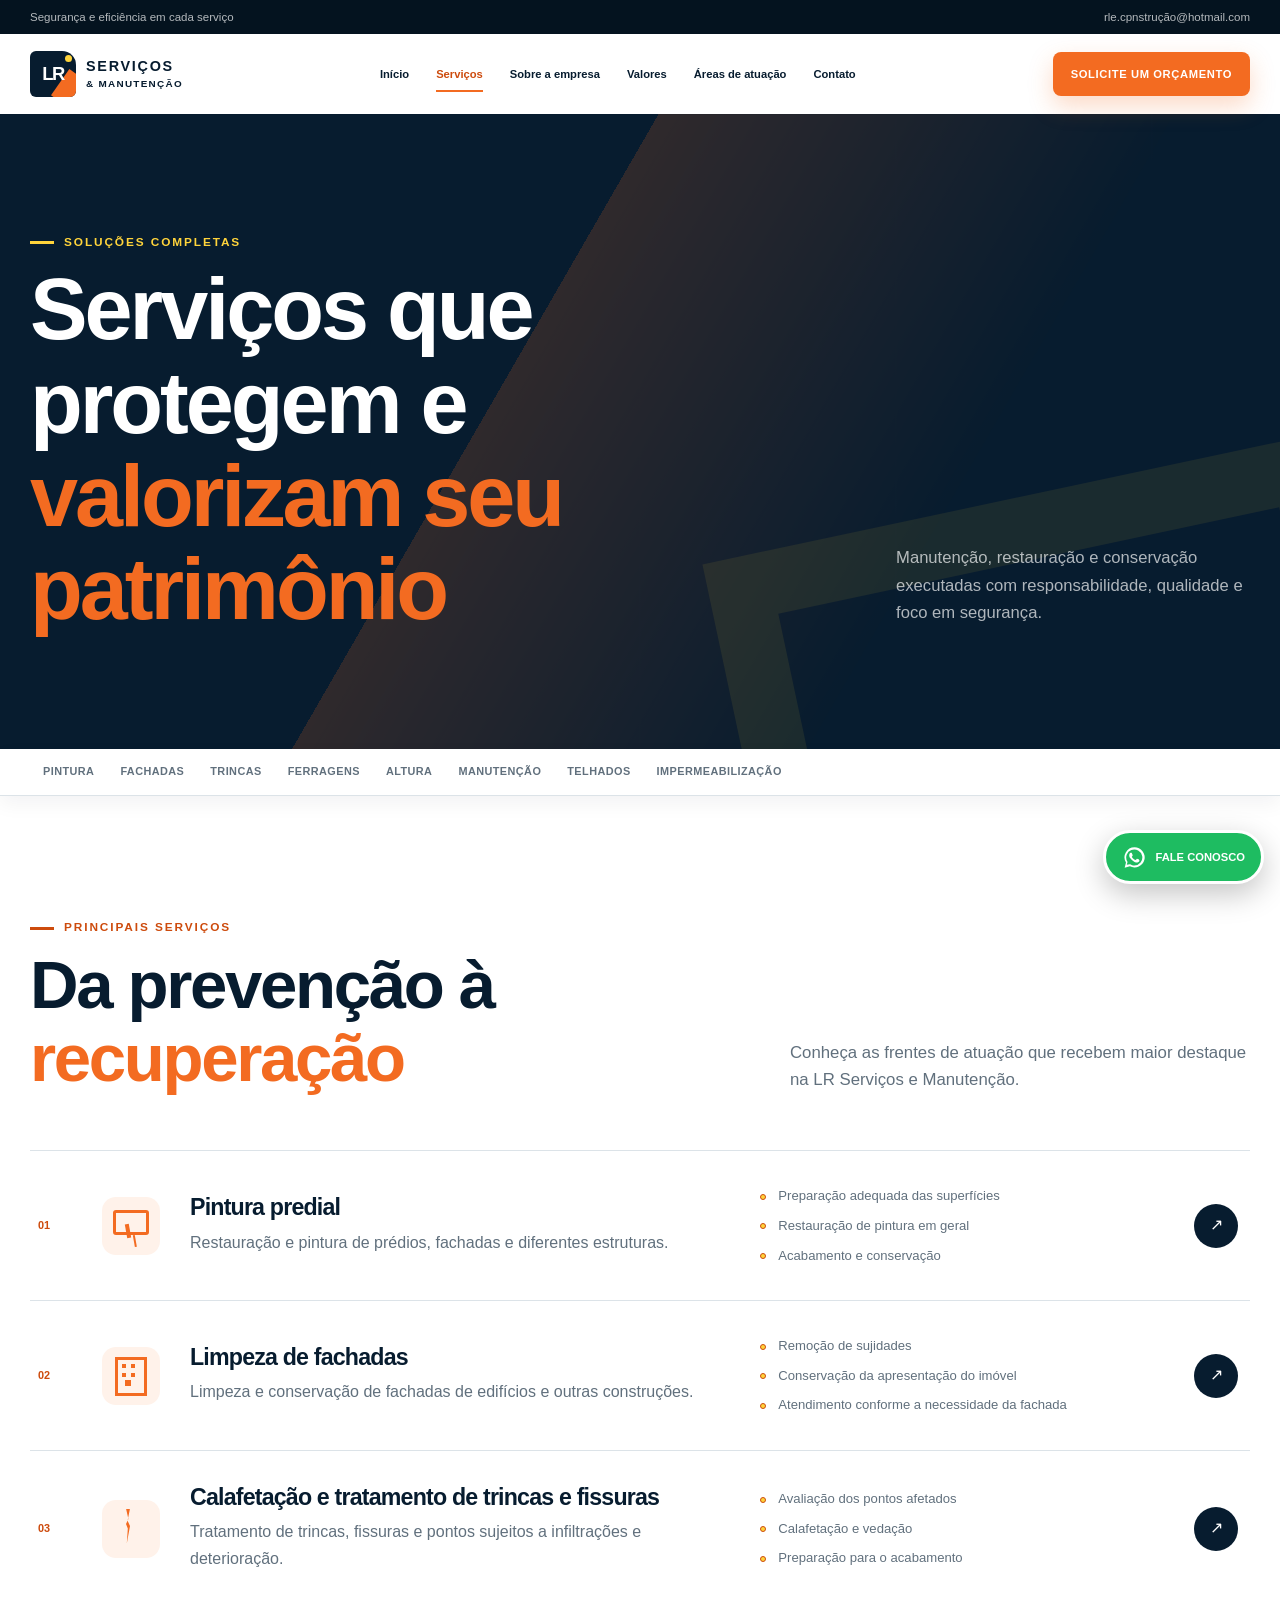
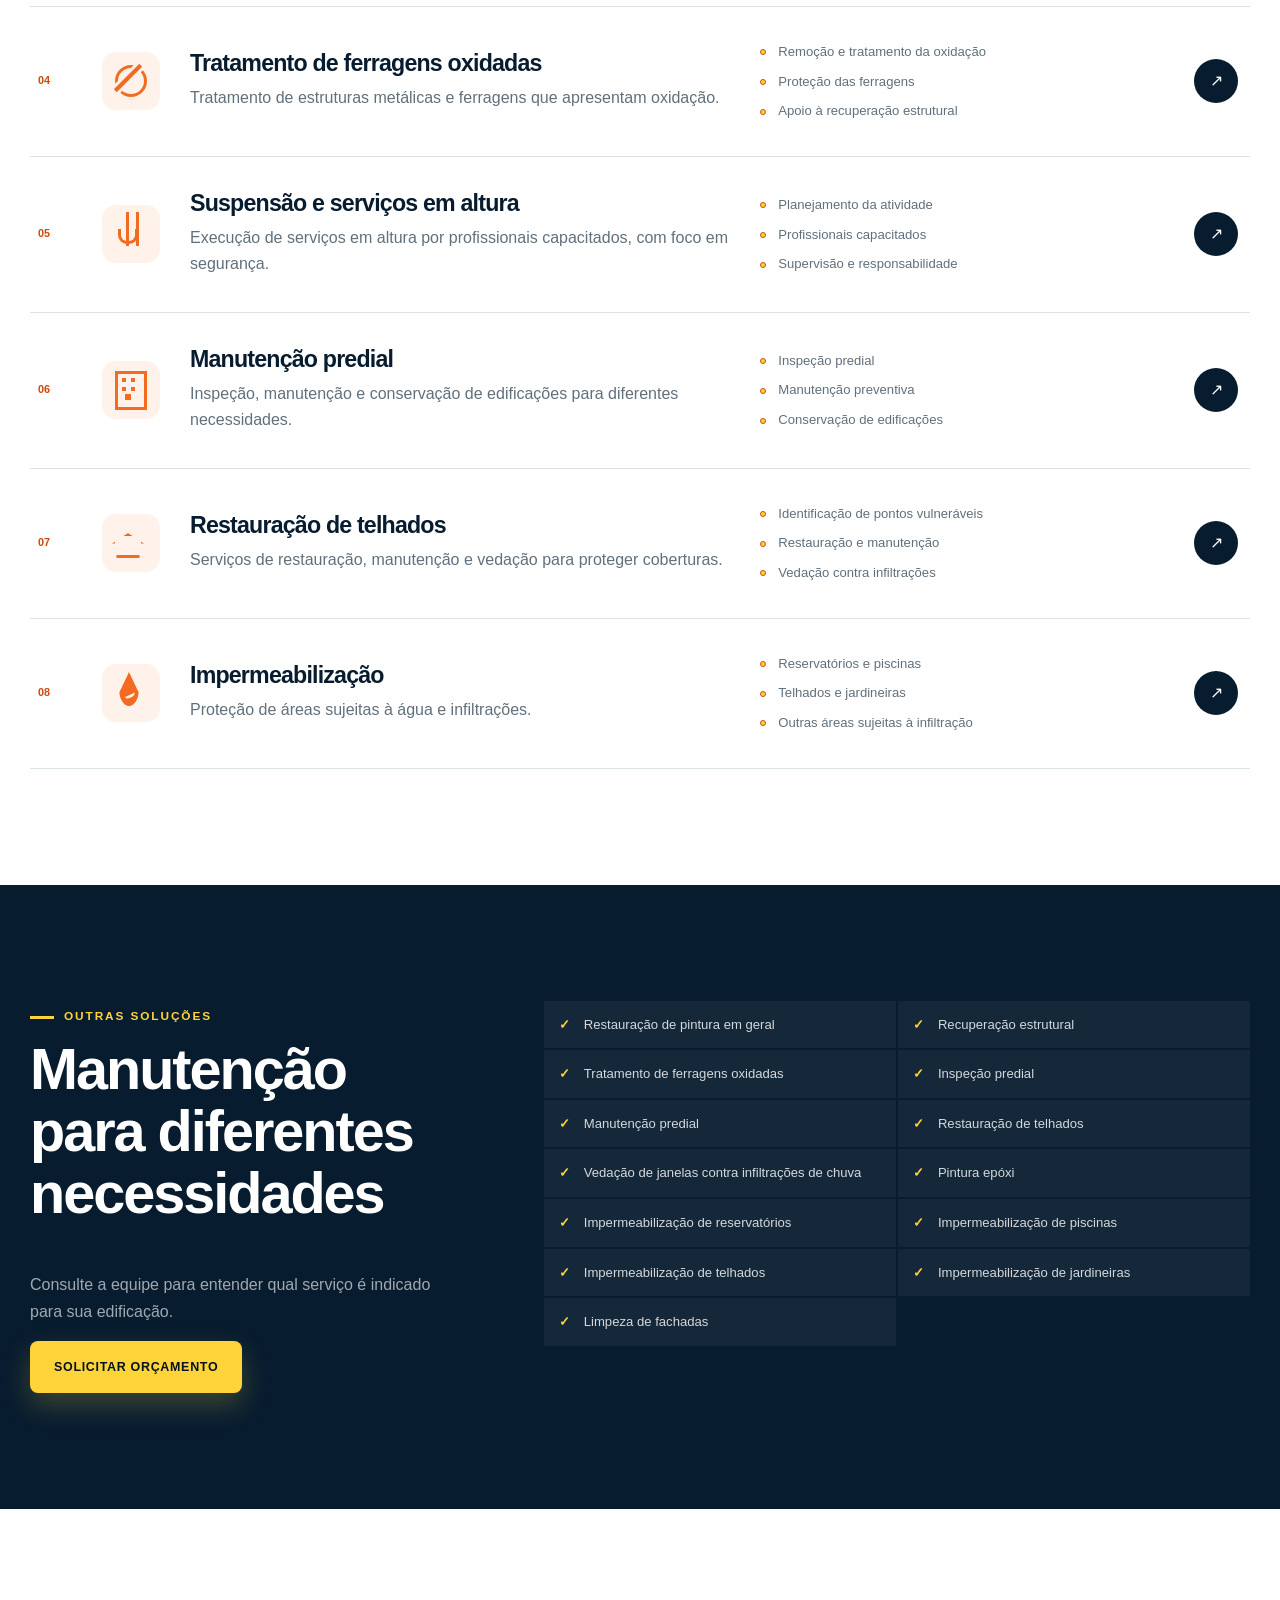
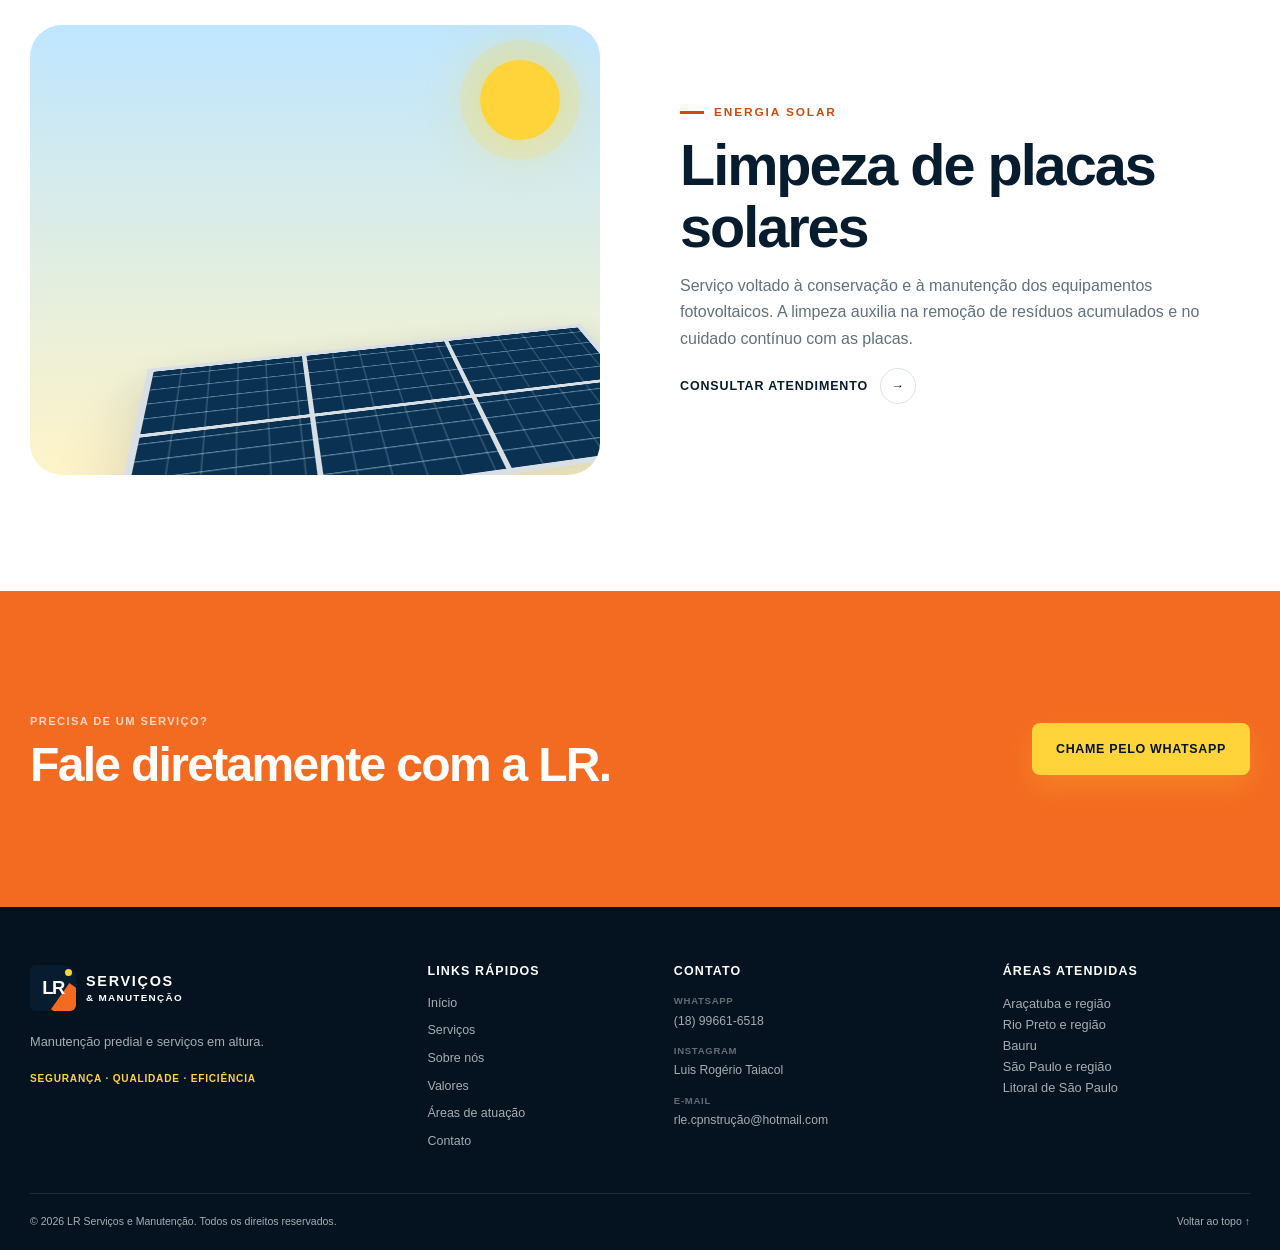
<file: servicos.html>
<!doctype html>
<html lang="pt-BR">
<head>
  <meta charset="utf-8">
  <meta name="viewport" content="width=device-width, initial-scale=1">
  <meta name="theme-color" content="#071c2f">
  <meta name="description" content="Conheça os serviços de pintura predial, recuperação estrutural, limpeza de fachadas, restauração de telhados, impermeabilização e trabalho em altura da LR.">
  <meta name="keywords" content="manutenção predial, serviços em altura, pintura predial, pintura de prédios, limpeza de fachadas, impermeabilização, restauração de telhados, recuperação estrutural, tratamento de ferragens, limpeza de placas solares, manutenção predial em Araçatuba, manutenção predial em São Paulo">
  <meta property="og:type" content="website">
  <meta property="og:locale" content="pt_BR">
  <meta property="og:title" content="Serviços | LR Serviços e Manutenção">
  <meta property="og:description" content="Conheça os serviços de pintura predial, recuperação estrutural, limpeza de fachadas, restauração de telhados, impermeabilização e trabalho em altura da LR.">
  <meta property="og:image" content="img/obras/obra-01.jpeg">
  <meta property="og:site_name" content="LR Serviços e Manutenção">
  <meta name="generator" content="Site estático para GitHub Pages">
  <title>Serviços | LR Serviços e Manutenção</title>
  
  <link rel="stylesheet" href="css/style.css">
  <script defer src="js/script.js"></script>
</head>
<body data-page="servicos">
<a class="skip-link" href="#conteudo">Pular para o conteúdo</a>
<header class="site-header" id="topo">
  <div class="utility-bar"><div class="container utility-inner"><p>Segurança e eficiência em cada serviço</p><a href="mailto:rle.cpnstrução@hotmail.com" aria-label="Enviar e-mail para a LR Serviços e Manutenção">rle.cpnstrução@hotmail.com</a></div></div>
  <div class="container nav-wrap">
    <a class="brand" href="index.html" aria-label="LR Serviços e Manutenção — página inicial"><span class="brand-mark" aria-hidden="true"><strong>LR</strong><i></i></span><span class="brand-copy"><strong>Serviços</strong><small>&amp; Manutenção</small></span></a>
    <button class="menu-toggle" type="button" aria-expanded="false" aria-controls="site-menu" aria-label="Abrir menu"><span></span><span></span><span></span></button>
    <nav class="site-nav" id="site-menu" aria-label="Navegação principal">
      <a class="nav-link" href="index.html">Início</a>
      <a class="nav-link is-active" href="servicos.html">Serviços</a>
      <a class="nav-link" href="sobre.html">Sobre a empresa</a>
      <a class="nav-link" href="sobre.html#valores">Valores</a>
      <a class="nav-link" href="index.html#atuacao">Áreas de atuação</a>
      <a class="nav-link" href="contato.html">Contato</a>
    </nav>
    <a class="btn btn-sm btn-orange header-cta" href="https://wa.me/5518996616518" target="_blank" rel="noopener">Solicite um orçamento</a>
  </div>
</header>
<main id="conteudo">
<section class="page-hero page-hero-services" aria-labelledby="page-title">
    <div class="container page-hero-inner">
        <div><span class="eyebrow eyebrow-light">Soluções completas</span><h1 id="page-title">Serviços que protegem e <em>valorizam seu patrimônio</em></h1></div>
        <p>Manutenção, restauração e conservação executadas com responsabilidade, qualidade e foco em segurança.</p>
    </div>
</section>

<nav class="anchor-nav" aria-label="Atalhos dos serviços">
    <div class="container">
        <a href="#paint">Pintura</a><a href="#facade">Fachadas</a><a href="#crack">Trincas</a><a href="#metal">Ferragens</a><a href="#height">Altura</a><a href="#building">Manutenção</a><a href="#roof">Telhados</a><a href="#drop">Impermeabilização</a>
    </div>
</nav>

<section class="section service-details" aria-labelledby="details-title">
    <div class="container">
        <div class="section-heading reveal"><div><span class="eyebrow">Principais serviços</span><h2 id="details-title">Da prevenção à <em>recuperação</em></h2></div><p>Conheça as frentes de atuação que recebem maior destaque na LR Serviços e Manutenção.</p></div>
        <div class="detail-list">
            <article class="detail-card reveal" id="paint"><div class="detail-number">01</div><div class="detail-icon"><span class="service-icon icon-paint" aria-hidden="true"></span></div><div class="detail-copy"><h3>Pintura predial</h3><p>Restauração e pintura de prédios, fachadas e diferentes estruturas.</p></div><ul><li>Preparação adequada das superfícies</li><li>Restauração de pintura em geral</li><li>Acabamento e conservação</li></ul><a class="circle-link" href="https://wa.me/5518996616518" target="_blank" rel="noopener" aria-label="Pedir orçamento para Pintura predial">↗</a></article>
<article class="detail-card reveal" id="facade"><div class="detail-number">02</div><div class="detail-icon"><span class="service-icon icon-facade" aria-hidden="true"></span></div><div class="detail-copy"><h3>Limpeza de fachadas</h3><p>Limpeza e conservação de fachadas de edifícios e outras construções.</p></div><ul><li>Remoção de sujidades</li><li>Conservação da apresentação do imóvel</li><li>Atendimento conforme a necessidade da fachada</li></ul><a class="circle-link" href="https://wa.me/5518996616518" target="_blank" rel="noopener" aria-label="Pedir orçamento para Limpeza de fachadas">↗</a></article>
<article class="detail-card reveal" id="crack"><div class="detail-number">03</div><div class="detail-icon"><span class="service-icon icon-crack" aria-hidden="true"></span></div><div class="detail-copy"><h3>Calafetação e tratamento de trincas e fissuras</h3><p>Tratamento de trincas, fissuras e pontos sujeitos a infiltrações e deterioração.</p></div><ul><li>Avaliação dos pontos afetados</li><li>Calafetação e vedação</li><li>Preparação para o acabamento</li></ul><a class="circle-link" href="https://wa.me/5518996616518" target="_blank" rel="noopener" aria-label="Pedir orçamento para Calafetação e tratamento de trincas e fissuras">↗</a></article>
<article class="detail-card reveal" id="metal"><div class="detail-number">04</div><div class="detail-icon"><span class="service-icon icon-metal" aria-hidden="true"></span></div><div class="detail-copy"><h3>Tratamento de ferragens oxidadas</h3><p>Tratamento de estruturas metálicas e ferragens que apresentam oxidação.</p></div><ul><li>Remoção e tratamento da oxidação</li><li>Proteção das ferragens</li><li>Apoio à recuperação estrutural</li></ul><a class="circle-link" href="https://wa.me/5518996616518" target="_blank" rel="noopener" aria-label="Pedir orçamento para Tratamento de ferragens oxidadas">↗</a></article>
<article class="detail-card reveal" id="height"><div class="detail-number">05</div><div class="detail-icon"><span class="service-icon icon-height" aria-hidden="true"></span></div><div class="detail-copy"><h3>Suspensão e serviços em altura</h3><p>Execução de serviços em altura por profissionais capacitados, com foco em segurança.</p></div><ul><li>Planejamento da atividade</li><li>Profissionais capacitados</li><li>Supervisão e responsabilidade</li></ul><a class="circle-link" href="https://wa.me/5518996616518" target="_blank" rel="noopener" aria-label="Pedir orçamento para Suspensão e serviços em altura">↗</a></article>
<article class="detail-card reveal" id="building"><div class="detail-number">06</div><div class="detail-icon"><span class="service-icon icon-building" aria-hidden="true"></span></div><div class="detail-copy"><h3>Manutenção predial</h3><p>Inspeção, manutenção e conservação de edificações para diferentes necessidades.</p></div><ul><li>Inspeção predial</li><li>Manutenção preventiva</li><li>Conservação de edificações</li></ul><a class="circle-link" href="https://wa.me/5518996616518" target="_blank" rel="noopener" aria-label="Pedir orçamento para Manutenção predial">↗</a></article>
<article class="detail-card reveal" id="roof"><div class="detail-number">07</div><div class="detail-icon"><span class="service-icon icon-roof" aria-hidden="true"></span></div><div class="detail-copy"><h3>Restauração de telhados</h3><p>Serviços de restauração, manutenção e vedação para proteger coberturas.</p></div><ul><li>Identificação de pontos vulneráveis</li><li>Restauração e manutenção</li><li>Vedação contra infiltrações</li></ul><a class="circle-link" href="https://wa.me/5518996616518" target="_blank" rel="noopener" aria-label="Pedir orçamento para Restauração de telhados">↗</a></article>
<article class="detail-card reveal" id="drop"><div class="detail-number">08</div><div class="detail-icon"><span class="service-icon icon-drop" aria-hidden="true"></span></div><div class="detail-copy"><h3>Impermeabilização</h3><p>Proteção de áreas sujeitas à água e infiltrações.</p></div><ul><li>Reservatórios e piscinas</li><li>Telhados e jardineiras</li><li>Outras áreas sujeitas à infiltração</li></ul><a class="circle-link" href="https://wa.me/5518996616518" target="_blank" rel="noopener" aria-label="Pedir orçamento para Impermeabilização">↗</a></article>
        </div>
    </div>
</section>

<section class="section more-services" aria-labelledby="more-title">
    <div class="container more-grid">
        <div class="more-copy reveal"><span class="eyebrow eyebrow-light">Outras soluções</span><h2 id="more-title">Manutenção para diferentes necessidades</h2><p>Consulte a equipe para entender qual serviço é indicado para sua edificação.</p><a class="btn btn-yellow" href="contato.html#formulario">Solicitar orçamento</a></div>
        <ul class="services-checklist reveal">
            <li>Restauração de pintura em geral</li><li>Recuperação estrutural</li><li>Tratamento de ferragens oxidadas</li><li>Inspeção predial</li><li>Manutenção predial</li><li>Restauração de telhados</li><li>Vedação de janelas contra infiltrações de chuva</li><li>Pintura epóxi</li><li>Impermeabilização de reservatórios</li><li>Impermeabilização de piscinas</li><li>Impermeabilização de telhados</li><li>Impermeabilização de jardineiras</li><li>Limpeza de fachadas</li>
        </ul>
    </div>
</section>

<section class="section solar-feature" aria-labelledby="solar-title">
    <div class="container solar-inner reveal">
        <div class="solar-art" aria-hidden="true"><div class="sun"></div><div class="panel-grid"><i></i><i></i><i></i><i></i><i></i><i></i></div></div>
        <div><span class="eyebrow">Energia solar</span><h2 id="solar-title">Limpeza de placas solares</h2><p>Serviço voltado à conservação e à manutenção dos equipamentos fotovoltaicos. A limpeza auxilia na remoção de resíduos acumulados e no cuidado contínuo com as placas.</p><a class="text-link" href="https://wa.me/5518996616518" target="_blank" rel="noopener">Consultar atendimento <span aria-hidden="true">→</span></a></div>
    </div>
</section>

<section class="section cta-slab"><div class="container cta-slab-inner reveal"><div><span>Precisa de um serviço?</span><h2>Fale diretamente com a LR.</h2></div><a class="btn btn-yellow" href="https://wa.me/5518996616518" target="_blank" rel="noopener">Chame pelo WhatsApp</a></div></section>
</main>
<footer class="site-footer">
  <div class="container footer-grid">
    <div class="footer-brand"><a class="brand brand-light" href="index.html"><span class="brand-mark" aria-hidden="true"><strong>LR</strong><i></i></span><span class="brand-copy"><strong>Serviços</strong><small>&amp; Manutenção</small></span></a><p>Manutenção predial e serviços em altura.</p><span class="footer-tag">Segurança · Qualidade · Eficiência</span></div>
    <div><h2>Links rápidos</h2><ul class="footer-links"><li><a href="index.html">Início</a></li><li><a href="servicos.html">Serviços</a></li><li><a href="sobre.html">Sobre nós</a></li><li><a href="sobre.html#valores">Valores</a></li><li><a href="index.html#atuacao">Áreas de atuação</a></li><li><a href="contato.html">Contato</a></li></ul></div>
    <div><h2>Contato</h2><ul class="footer-contact"><li><span>WhatsApp</span><a href="https://wa.me/5518996616518" target="_blank" rel="noopener">(18) 99661-6518</a></li><li><span>Instagram</span><span>Luis Rogério Taiacol</span></li><li><span>E-mail</span><a href="mailto:rle.cpnstrução@hotmail.com">rle.cpnstrução@hotmail.com</a></li></ul></div>
    <div><h2>Áreas atendidas</h2><p>Araçatuba e região<br>Rio Preto e região<br>Bauru<br>São Paulo e região<br>Litoral de São Paulo</p></div>
  </div>
  <div class="container footer-bottom"><p>© 2026 LR Serviços e Manutenção. Todos os direitos reservados.</p><a href="#topo">Voltar ao topo ↑</a></div>
</footer>
<a class="whatsapp-float" href="https://wa.me/5518996616518" target="_blank" rel="noopener" aria-label="Chamar a LR Serviços e Manutenção pelo WhatsApp"><svg viewBox="0 0 32 32" aria-hidden="true"><path d="M16 3A12.8 12.8 0 0 0 5.1 22.5L3.4 29l6.7-1.7A12.9 12.9 0 1 0 16 3Zm0 23.3c-2 0-3.9-.6-5.5-1.6l-.4-.2-4 .9 1-3.8-.3-.4A10.3 10.3 0 1 1 16 26.3Zm5.7-7.7c-.3-.2-1.9-.9-2.2-1s-.5-.2-.7.2-.8 1-1 1.2-.4.2-.7.1a8.4 8.4 0 0 1-2.6-1.6 9.7 9.7 0 0 1-1.8-2.2c-.2-.3 0-.5.1-.7l.5-.6.3-.6c.1-.2 0-.5 0-.7l-1-2.3c-.2-.6-.5-.5-.7-.5h-.6c-.2 0-.6.1-.9.4-.3.3-1.2 1.2-1.2 3s1.3 3.4 1.5 3.7a13.7 13.7 0 0 0 5.3 4.7c.7.3 1.3.5 1.8.6.8.2 1.5.2 2 .1.6-.1 1.9-.8 2.2-1.5.3-.7.3-1.3.2-1.5-.1-.1-.3-.2-.6-.3Z"/></svg><span>Fale conosco</span></a>
<div class="toast" role="status" aria-live="polite"></div>
</body>
</html>
</file>
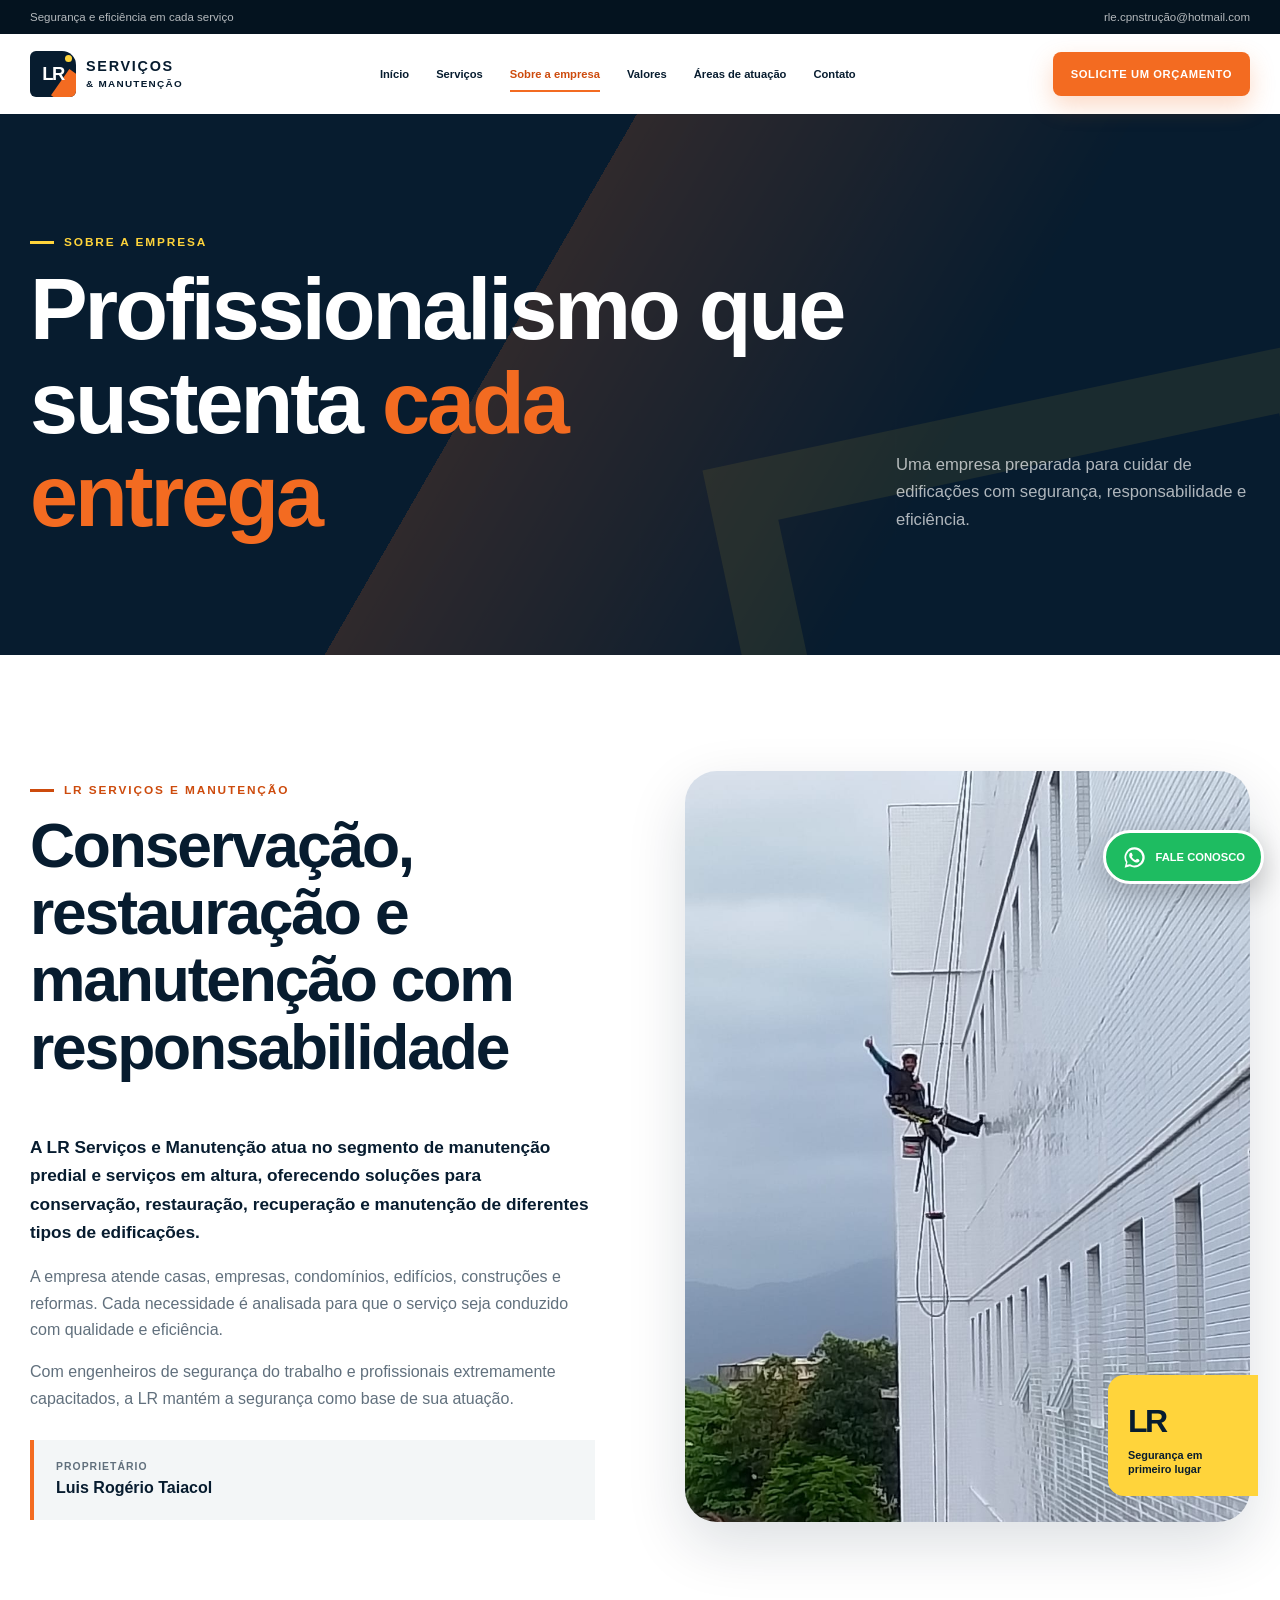
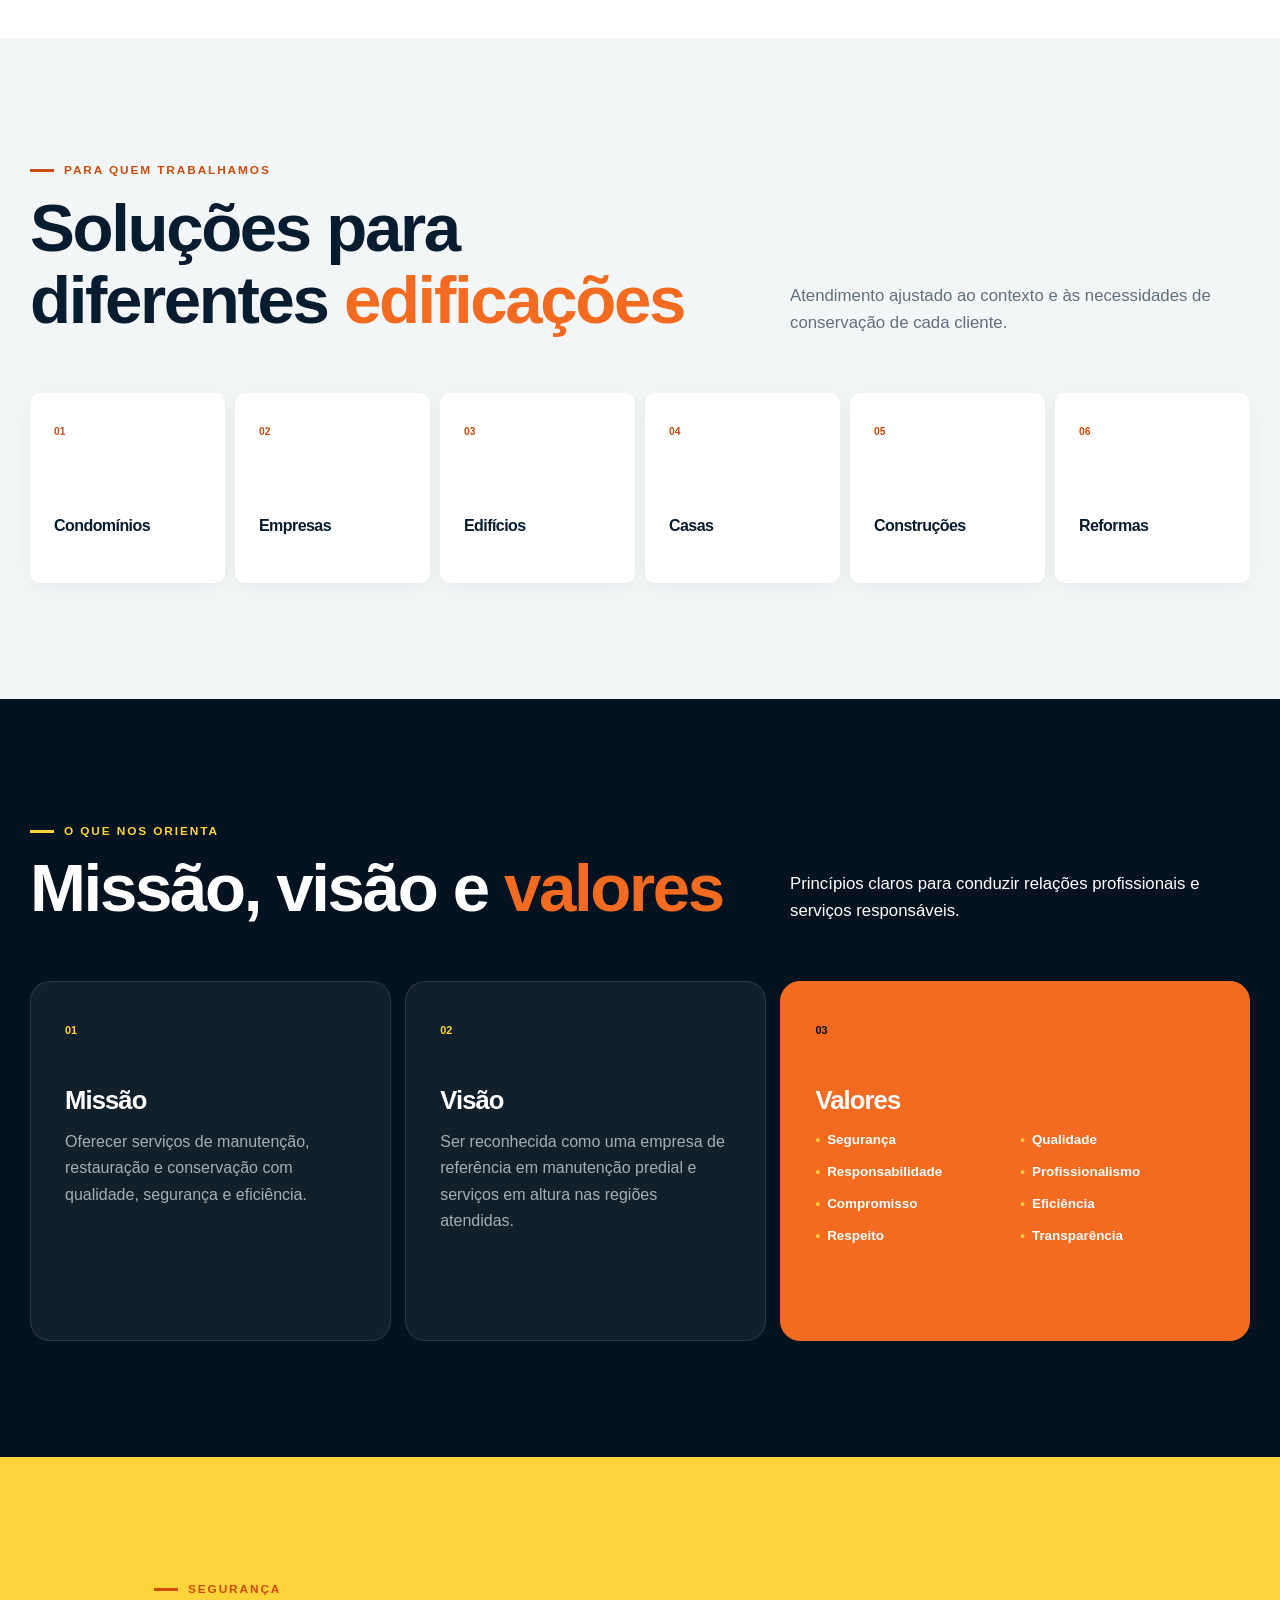
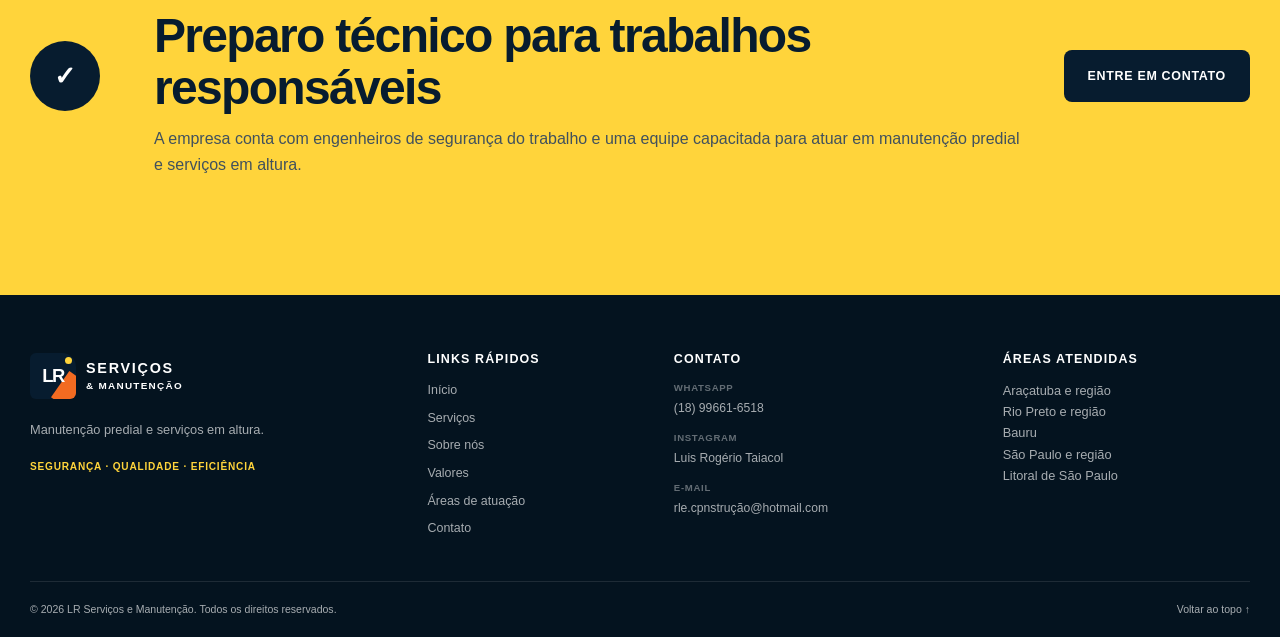
<file: sobre.html>
<!doctype html>
<html lang="pt-BR">
<head>
  <meta charset="utf-8">
  <meta name="viewport" content="width=device-width, initial-scale=1">
  <meta name="theme-color" content="#071c2f">
  <meta name="description" content="Conheça a LR Serviços e Manutenção, sua atuação em manutenção predial e serviços em altura, missão, visão e valores.">
  <meta name="keywords" content="manutenção predial, serviços em altura, pintura predial, pintura de prédios, limpeza de fachadas, impermeabilização, restauração de telhados, recuperação estrutural, tratamento de ferragens, limpeza de placas solares, manutenção predial em Araçatuba, manutenção predial em São Paulo">
  <meta property="og:type" content="website">
  <meta property="og:locale" content="pt_BR">
  <meta property="og:title" content="Sobre a empresa | LR Serviços e Manutenção">
  <meta property="og:description" content="Conheça a LR Serviços e Manutenção, sua atuação em manutenção predial e serviços em altura, missão, visão e valores.">
  <meta property="og:image" content="img/obras/obra-01.jpeg">
  <meta property="og:site_name" content="LR Serviços e Manutenção">
  <meta name="generator" content="Site estático para GitHub Pages">
  <title>Sobre a empresa | LR Serviços e Manutenção</title>
  
  <link rel="stylesheet" href="css/style.css">
  <script defer src="js/script.js"></script>
</head>
<body data-page="sobre">
<a class="skip-link" href="#conteudo">Pular para o conteúdo</a>
<header class="site-header" id="topo">
  <div class="utility-bar"><div class="container utility-inner"><p>Segurança e eficiência em cada serviço</p><a href="mailto:rle.cpnstrução@hotmail.com" aria-label="Enviar e-mail para a LR Serviços e Manutenção">rle.cpnstrução@hotmail.com</a></div></div>
  <div class="container nav-wrap">
    <a class="brand" href="index.html" aria-label="LR Serviços e Manutenção — página inicial"><span class="brand-mark" aria-hidden="true"><strong>LR</strong><i></i></span><span class="brand-copy"><strong>Serviços</strong><small>&amp; Manutenção</small></span></a>
    <button class="menu-toggle" type="button" aria-expanded="false" aria-controls="site-menu" aria-label="Abrir menu"><span></span><span></span><span></span></button>
    <nav class="site-nav" id="site-menu" aria-label="Navegação principal">
      <a class="nav-link" href="index.html">Início</a>
      <a class="nav-link" href="servicos.html">Serviços</a>
      <a class="nav-link is-active" href="sobre.html">Sobre a empresa</a>
      <a class="nav-link" href="sobre.html#valores">Valores</a>
      <a class="nav-link" href="index.html#atuacao">Áreas de atuação</a>
      <a class="nav-link" href="contato.html">Contato</a>
    </nav>
    <a class="btn btn-sm btn-orange header-cta" href="https://wa.me/5518996616518" target="_blank" rel="noopener">Solicite um orçamento</a>
  </div>
</header>
<main id="conteudo">
<section class="page-hero page-hero-about" aria-labelledby="page-title">
    <div class="container page-hero-inner">
        <div><span class="eyebrow eyebrow-light">Sobre a empresa</span><h1 id="page-title">Profissionalismo que sustenta <em>cada entrega</em></h1></div>
        <p>Uma empresa preparada para cuidar de edificações com segurança, responsabilidade e eficiência.</p>
    </div>
</section>

<section class="section story-section" aria-labelledby="story-title">
    <div class="container story-grid">
        <div class="story-copy reveal"><span class="eyebrow">LR Serviços e Manutenção</span><h2 id="story-title">Conservação, restauração e manutenção com responsabilidade</h2><p class="lead">A LR Serviços e Manutenção atua no segmento de manutenção predial e serviços em altura, oferecendo soluções para conservação, restauração, recuperação e manutenção de diferentes tipos de edificações.</p><p>A empresa atende casas, empresas, condomínios, edifícios, construções e reformas. Cada necessidade é analisada para que o serviço seja conduzido com qualidade e eficiência.</p><p>Com engenheiros de segurança do trabalho e profissionais extremamente capacitados, a LR mantém a segurança como base de sua atuação.</p><div class="owner-card"><span>Proprietário</span><strong>Luis Rogério Taiacol</strong></div></div>
        <div class="story-media reveal"><img src="img/obras/obra-02.jpeg" alt="Profissional equipado trabalhando em altura na fachada de um edifício" width="963" height="1280" loading="lazy"><div class="story-stamp"><strong>LR</strong><span>Segurança em primeiro lugar</span></div></div>
    </div>
</section>

<section class="section audience-section" aria-labelledby="audience-title">
    <div class="container"><div class="section-heading reveal"><div><span class="eyebrow">Para quem trabalhamos</span><h2 id="audience-title">Soluções para diferentes <em>edificações</em></h2></div><p>Atendimento ajustado ao contexto e às necessidades de conservação de cada cliente.</p></div><div class="audience-grid"><article class="reveal"><span>01</span><h3>Condomínios</h3></article><article class="reveal"><span>02</span><h3>Empresas</h3></article><article class="reveal"><span>03</span><h3>Edifícios</h3></article><article class="reveal"><span>04</span><h3>Casas</h3></article><article class="reveal"><span>05</span><h3>Construções</h3></article><article class="reveal"><span>06</span><h3>Reformas</h3></article></div></div>
</section>

<section class="section purpose-section" id="valores" aria-labelledby="purpose-title">
    <div class="container"><div class="section-heading section-heading-light reveal"><div><span class="eyebrow eyebrow-light">O que nos orienta</span><h2 id="purpose-title">Missão, visão e <em>valores</em></h2></div><p>Princípios claros para conduzir relações profissionais e serviços responsáveis.</p></div><div class="purpose-grid">
        <article class="purpose-card reveal"><span class="purpose-number">01</span><h3>Missão</h3><p>Oferecer serviços de manutenção, restauração e conservação com qualidade, segurança e eficiência.</p></article>
        <article class="purpose-card reveal"><span class="purpose-number">02</span><h3>Visão</h3><p>Ser reconhecida como uma empresa de referência em manutenção predial e serviços em altura nas regiões atendidas.</p></article>
        <article class="purpose-card values-card reveal"><span class="purpose-number">03</span><h3>Valores</h3><ul><li>Segurança</li><li>Qualidade</li><li>Responsabilidade</li><li>Profissionalismo</li><li>Compromisso</li><li>Eficiência</li><li>Respeito</li><li>Transparência</li></ul></article>
    </div></div>
</section>

<section class="section safety-callout"><div class="container safety-inner reveal"><div class="safety-mark">✓</div><div><span class="eyebrow">Segurança</span><h2>Preparo técnico para trabalhos responsáveis</h2><p>A empresa conta com engenheiros de segurança do trabalho e uma equipe capacitada para atuar em manutenção predial e serviços em altura.</p></div><a class="btn btn-dark" href="contato.html">Entre em contato</a></div></section>
</main>
<footer class="site-footer">
  <div class="container footer-grid">
    <div class="footer-brand"><a class="brand brand-light" href="index.html"><span class="brand-mark" aria-hidden="true"><strong>LR</strong><i></i></span><span class="brand-copy"><strong>Serviços</strong><small>&amp; Manutenção</small></span></a><p>Manutenção predial e serviços em altura.</p><span class="footer-tag">Segurança · Qualidade · Eficiência</span></div>
    <div><h2>Links rápidos</h2><ul class="footer-links"><li><a href="index.html">Início</a></li><li><a href="servicos.html">Serviços</a></li><li><a href="sobre.html">Sobre nós</a></li><li><a href="sobre.html#valores">Valores</a></li><li><a href="index.html#atuacao">Áreas de atuação</a></li><li><a href="contato.html">Contato</a></li></ul></div>
    <div><h2>Contato</h2><ul class="footer-contact"><li><span>WhatsApp</span><a href="https://wa.me/5518996616518" target="_blank" rel="noopener">(18) 99661-6518</a></li><li><span>Instagram</span><span>Luis Rogério Taiacol</span></li><li><span>E-mail</span><a href="mailto:rle.cpnstrução@hotmail.com">rle.cpnstrução@hotmail.com</a></li></ul></div>
    <div><h2>Áreas atendidas</h2><p>Araçatuba e região<br>Rio Preto e região<br>Bauru<br>São Paulo e região<br>Litoral de São Paulo</p></div>
  </div>
  <div class="container footer-bottom"><p>© 2026 LR Serviços e Manutenção. Todos os direitos reservados.</p><a href="#topo">Voltar ao topo ↑</a></div>
</footer>
<a class="whatsapp-float" href="https://wa.me/5518996616518" target="_blank" rel="noopener" aria-label="Chamar a LR Serviços e Manutenção pelo WhatsApp"><svg viewBox="0 0 32 32" aria-hidden="true"><path d="M16 3A12.8 12.8 0 0 0 5.1 22.5L3.4 29l6.7-1.7A12.9 12.9 0 1 0 16 3Zm0 23.3c-2 0-3.9-.6-5.5-1.6l-.4-.2-4 .9 1-3.8-.3-.4A10.3 10.3 0 1 1 16 26.3Zm5.7-7.7c-.3-.2-1.9-.9-2.2-1s-.5-.2-.7.2-.8 1-1 1.2-.4.2-.7.1a8.4 8.4 0 0 1-2.6-1.6 9.7 9.7 0 0 1-1.8-2.2c-.2-.3 0-.5.1-.7l.5-.6.3-.6c.1-.2 0-.5 0-.7l-1-2.3c-.2-.6-.5-.5-.7-.5h-.6c-.2 0-.6.1-.9.4-.3.3-1.2 1.2-1.2 3s1.3 3.4 1.5 3.7a13.7 13.7 0 0 0 5.3 4.7c.7.3 1.3.5 1.8.6.8.2 1.5.2 2 .1.6-.1 1.9-.8 2.2-1.5.3-.7.3-1.3.2-1.5-.1-.1-.3-.2-.6-.3Z"/></svg><span>Fale conosco</span></a>
<div class="toast" role="status" aria-live="polite"></div>
</body>
</html>
</file>
<file: css/style.css>
:root {
  --navy-950: #04131f;
  --navy-900: #071c2f;
  --navy-800: #0d3152;
  --navy-700: #17496f;
  --orange: #f36b21;
  --orange-dark: #cd4b0d;
  --yellow: #ffd43b;
  --ink: #111820;
  --muted: #61707d;
  --line: #dce3e8;
  --surface: #f3f6f7;
  --white: #fff;
  --success: #11884c;
  --danger: #c83d3d;
  --radius-sm: 10px;
  --radius: 20px;
  --radius-lg: 32px;
  --shadow-sm: 0 12px 35px rgba(5, 28, 47, .08);
  --shadow: 0 22px 60px rgba(5, 28, 47, .14);
  --container: 1220px;
}

*, *::before, *::after { box-sizing: border-box; }
html { scroll-behavior: smooth; scroll-padding-top: 106px; }
body { margin: 0; color: var(--ink); background: var(--white); font-family: Inter, "Segoe UI", Arial, sans-serif; font-size: 16px; line-height: 1.65; -webkit-font-smoothing: antialiased; }
body.menu-open { overflow: hidden; }
img, svg { display: block; max-width: 100%; }
img { height: auto; }
a { color: inherit; text-decoration: none; }
button, input, select, textarea { font: inherit; }
button { color: inherit; }
h1, h2, h3, p { margin-top: 0; }
h1, h2, h3 { color: var(--navy-900); font-weight: 800; line-height: 1.08; letter-spacing: -.035em; }
h1 em, h2 em { color: var(--orange); font-style: normal; }
p { color: var(--muted); }
ul { margin: 0; padding: 0; list-style: none; }
:focus-visible { outline: 3px solid var(--yellow); outline-offset: 4px; }
::selection { color: var(--navy-950); background: var(--yellow); }
[hidden] { display: none !important; }

.container { width: min(calc(100% - 32px), var(--container)); margin-inline: auto; }
.section { padding: 84px 0; }
.skip-link { position: fixed; z-index: 9999; top: 8px; left: 8px; padding: 12px 18px; color: var(--white); background: var(--navy-950); border-radius: 6px; transform: translateY(-150%); }
.skip-link:focus { transform: translateY(0); }
.eyebrow { display: inline-flex; align-items: center; gap: 10px; margin-bottom: 15px; color: var(--orange-dark); font-size: .74rem; font-weight: 800; letter-spacing: .16em; line-height: 1; text-transform: uppercase; }
.eyebrow::before { width: 24px; height: 3px; content: ""; background: currentColor; }
.eyebrow-light { color: var(--yellow); }
.section-heading { display: grid; gap: 18px; align-items: end; margin-bottom: 40px; }
.section-heading h2 { max-width: 700px; margin: 0; font-size: clamp(2.05rem, 7vw, 4.2rem); }
.section-heading > p { max-width: 460px; margin: 0; font-size: 1.05rem; }
.section-heading-light h2, .section-heading-light p { color: var(--white); }
.btn { display: inline-flex; min-height: 52px; align-items: center; justify-content: center; gap: 14px; padding: 0 24px; border: 0; border-radius: 8px; font-size: .78rem; font-weight: 850; letter-spacing: .055em; text-align: center; text-transform: uppercase; transition: transform .25s ease, box-shadow .25s ease, color .25s ease, background .25s ease; cursor: pointer; }
.btn:hover { transform: translateY(-3px); }
.btn-sm { min-height: 44px; padding-inline: 18px; font-size: .7rem; }
.btn-orange { color: var(--white); background: var(--orange); box-shadow: 0 10px 24px rgba(243, 107, 33, .25); }
.btn-orange:hover { background: var(--orange-dark); box-shadow: 0 14px 30px rgba(243, 107, 33, .34); }
.btn-yellow { color: var(--navy-950); background: var(--yellow); box-shadow: 0 12px 28px rgba(255, 212, 59, .22); }
.btn-yellow:hover { background: #ffe36d; box-shadow: 0 16px 36px rgba(255, 212, 59, .3); }
.btn-dark { color: var(--white); background: var(--navy-900); }
.btn-dark:hover { background: var(--navy-800); }
.btn-outline-light { color: var(--white); background: rgba(255,255,255,.04); border: 1px solid rgba(255,255,255,.5); }
.btn-outline-light:hover { background: var(--white); color: var(--navy-900); }
.text-link { display: inline-flex; align-items: center; gap: 12px; color: var(--navy-900); font-size: .78rem; font-weight: 850; letter-spacing: .07em; text-transform: uppercase; }
.text-link span { display: grid; width: 36px; height: 36px; place-items: center; border: 1px solid var(--line); border-radius: 50%; transition: .25s ease; }
.text-link:hover span { color: var(--white); background: var(--orange); border-color: var(--orange); transform: translateX(4px); }
.reveal { opacity: 0; transform: translateY(24px); transition: opacity .7s ease, transform .7s ease; }
.reveal.is-visible { opacity: 1; transform: none; }

/* Header */
.site-header { position: sticky; z-index: 1000; top: 0; background: rgba(255,255,255,.97); box-shadow: 0 1px 0 rgba(5,28,47,.08); backdrop-filter: blur(14px); }
.utility-bar { display: none; color: rgba(255,255,255,.7); background: var(--navy-950); font-size: .72rem; }
.utility-inner { display: flex; min-height: 34px; align-items: center; justify-content: space-between; }
.utility-inner p { margin: 0; color: inherit; }
.utility-inner a:hover { color: var(--yellow); }
.nav-wrap { display: flex; min-height: 74px; align-items: center; justify-content: space-between; gap: 16px; }
.brand { display: inline-flex; flex: 0 0 auto; align-items: center; gap: 10px; }
.brand-mark { position: relative; display: grid; width: 46px; height: 46px; place-items: center; overflow: hidden; color: var(--white); background: var(--navy-900); border-radius: 6px 14px 6px 6px; }
.brand-mark::after { position: absolute; right: -6px; bottom: -8px; width: 24px; height: 32px; content: ""; background: var(--orange); transform: rotate(35deg); }
.brand-mark strong { z-index: 1; font-size: 1.15rem; letter-spacing: -.08em; }
.brand-mark i { position: absolute; z-index: 2; right: 4px; top: 4px; width: 7px; height: 7px; background: var(--yellow); border-radius: 50%; }
.brand-copy { display: grid; color: var(--navy-900); line-height: 1; text-transform: uppercase; }
.brand-copy strong { font-size: .9rem; letter-spacing: .12em; }
.brand-copy small { margin-top: 5px; font-size: .62rem; font-weight: 700; letter-spacing: .13em; }
.brand-light .brand-copy { color: var(--white); }
.menu-toggle { display: grid; width: 46px; height: 46px; place-content: center; gap: 5px; padding: 0; background: transparent; border: 1px solid var(--line); border-radius: 8px; cursor: pointer; }
.menu-toggle span { width: 22px; height: 2px; background: var(--navy-900); transition: .25s ease; }
.menu-toggle[aria-expanded="true"] span:nth-child(1) { transform: translateY(7px) rotate(45deg); }
.menu-toggle[aria-expanded="true"] span:nth-child(2) { opacity: 0; }
.menu-toggle[aria-expanded="true"] span:nth-child(3) { transform: translateY(-7px) rotate(-45deg); }
.site-nav { position: fixed; inset: 74px 0 auto; display: grid; padding: 20px 16px 30px; visibility: hidden; opacity: 0; background: var(--white); box-shadow: var(--shadow); transform: translateY(-12px); transition: .25s ease; }
.site-nav.is-open { visibility: visible; opacity: 1; transform: none; }
.nav-link { padding: 13px 8px; color: var(--navy-900); border-bottom: 1px solid var(--line); font-size: .82rem; font-weight: 750; }
.nav-link.is-active, .nav-link:hover { color: var(--orange-dark); }
.header-cta { display: none; }

/* Home hero */
.hero { position: relative; min-height: 720px; overflow: hidden; color: var(--white); background: var(--navy-950); }
.hero-bg, .hero-overlay, .hero-lines { position: absolute; inset: 0; }
.hero-bg { background: url('../img/obras/obra-01.jpeg') center / cover no-repeat; }
.hero-overlay { background: linear-gradient(90deg, rgba(4,19,31,.96) 0%, rgba(4,19,31,.86) 43%, rgba(4,19,31,.25) 76%, rgba(4,19,31,.18) 100%), linear-gradient(0deg, rgba(4,19,31,.42), transparent 50%); }
.hero-lines { opacity: .12; background-image: linear-gradient(90deg, transparent 49.85%, rgba(255,255,255,.5) 50%, transparent 50.15%); background-size: 25% 100%; }
.hero-content { position: relative; z-index: 2; display: flex; min-height: 720px; flex-direction: column; align-items: flex-start; justify-content: center; padding-block: 74px 110px; }
.hero-kicker { display: flex; align-items: center; gap: 10px; margin-bottom: 24px; color: rgba(255,255,255,.72); font-size: .7rem; font-weight: 800; letter-spacing: .14em; text-transform: uppercase; }
.hero-kicker span { width: 28px; height: 3px; background: var(--orange); }
.hero h1 { max-width: 810px; margin-bottom: 24px; color: var(--white); font-size: clamp(2.45rem, 9vw, 5.35rem); }
.hero h1 span { display: inline; padding: .03em .12em .08em; color: var(--navy-900); background: var(--yellow); box-decoration-break: clone; -webkit-box-decoration-break: clone; }
.hero-content > p { max-width: 700px; margin-bottom: 30px; color: rgba(255,255,255,.76); font-size: 1rem; }
.hero-actions { display: flex; width: 100%; flex-direction: column; gap: 12px; }
.hero-actions .btn { width: 100%; }
.hero-proof { display: grid; width: 100%; grid-template-columns: repeat(3, 1fr); gap: 8px; margin-top: 42px; }
.hero-proof li { display: flex; min-width: 0; gap: 8px; align-items: center; padding-top: 14px; border-top: 1px solid rgba(255,255,255,.2); }
.hero-proof strong { color: var(--yellow); font-size: .72rem; }
.hero-proof span { color: rgba(255,255,255,.66); font-size: clamp(.58rem, 2.7vw, .74rem); line-height: 1.35; }
.scroll-cue { position: absolute; z-index: 3; bottom: 22px; left: 50%; display: flex; align-items: center; gap: 10px; color: rgba(255,255,255,.62); font-size: .62rem; font-weight: 800; letter-spacing: .15em; text-transform: uppercase; transform: translateX(-50%); }
.scroll-cue span { width: 1px; height: 26px; background: var(--orange); }
.trust-strip { position: relative; z-index: 4; background: var(--white); box-shadow: var(--shadow-sm); }
.trust-grid { display: grid; }
.trust-grid > div { display: flex; align-items: center; gap: 14px; padding: 20px 0; border-bottom: 1px solid var(--line); }
.mini-icon { display: grid; width: 38px; height: 38px; flex: 0 0 38px; place-items: center; color: var(--orange-dark); background: #fff0e7; border-radius: 50%; font-weight: 900; }
.trust-grid p { margin: 0; font-size: .74rem; line-height: 1.45; }
.trust-grid strong { display: block; color: var(--navy-900); font-size: .8rem; }

/* Services */
.services-section { background: var(--surface); }
.service-grid { display: grid; gap: 14px; }
.service-card { position: relative; min-height: 285px; padding: 26px; overflow: hidden; background: var(--white); border: 1px solid transparent; border-radius: var(--radius); box-shadow: 0 3px 0 rgba(5,28,47,.03); transition: transform .3s ease, border-color .3s ease, box-shadow .3s ease; }
.service-card::after { position: absolute; right: -36px; bottom: -58px; width: 150px; height: 150px; content: ""; background: rgba(243,107,33,.055); border-radius: 50%; transition: .3s ease; }
.service-card:hover { border-color: rgba(243,107,33,.35); box-shadow: var(--shadow-sm); transform: translateY(-7px); }
.service-card:hover::after { transform: scale(1.22); }
.card-top { display: flex; align-items: flex-start; justify-content: space-between; margin-bottom: 35px; }
.card-top small { color: #a7b0b8; font-size: .7rem; font-weight: 800; letter-spacing: .08em; }
.service-icon { position: relative; display: block; width: 52px; height: 52px; color: var(--orange); background: #fff2ea; border-radius: 14px; }
.service-icon::before, .service-icon::after { position: absolute; content: ""; }
.icon-paint::before { inset: 13px 11px 20px; border: 3px solid currentColor; border-radius: 3px; }
.icon-paint::after { left: 24px; top: 27px; width: 4px; height: 14px; background: currentColor; box-shadow: 5px 11px 0 -1px currentColor; transform: rotate(-10deg); }
.icon-facade::before, .icon-building::before { inset: 10px 13px 9px; border: 3px solid currentColor; box-shadow: inset 0 0 0 5px #fff2ea; }
.icon-facade::after, .icon-building::after { left: 20px; top: 17px; width: 4px; height: 4px; background: currentColor; box-shadow: 9px 0 currentColor, 0 9px currentColor, 9px 9px currentColor, 4px 17px 0 1px currentColor; }
.icon-crack::before { left: 24px; top: 9px; width: 4px; height: 35px; background: currentColor; clip-path: polygon(0 0,100% 0,40% 35%,100% 50%,20% 100%,45% 57%,0 44%,60% 30%); }
.icon-metal::before { inset: 13px; border: 3px solid currentColor; border-radius: 50%; box-shadow: inset 0 0 0 5px #fff2ea; }
.icon-metal::after { left: 24px; top: 8px; width: 4px; height: 36px; background: currentColor; box-shadow: 0 0 0 3px #fff2ea; transform: rotate(45deg); }
.icon-height::before { left: 24px; top: 7px; width: 3px; height: 34px; background: currentColor; box-shadow: 10px 0 currentColor; }
.icon-height::after { left: 16px; top: 24px; width: 20px; height: 15px; border: 3px solid currentColor; border-top: 0; border-radius: 0 0 9px 9px; }
.icon-roof::before { left: 10px; top: 19px; width: 32px; height: 25px; border: 3px solid currentColor; clip-path: polygon(50% 0,100% 42%,86% 42%,86% 100%,14% 100%,14% 42%,0 42%); }
.icon-drop::before { left: 17px; top: 8px; width: 20px; height: 34px; background: currentColor; border-radius: 50% 50% 55% 55%; clip-path: polygon(50% 0,100% 62%,95% 82%,76% 100%,24% 100%,5% 82%,0 62%); }
.icon-drop::after { left: 22px; top: 27px; width: 11px; height: 7px; border-bottom: 3px solid #fff2ea; border-radius: 50%; transform: rotate(-25deg); }
.service-card h3 { max-width: 240px; margin-bottom: 12px; font-size: 1.25rem; }
.service-card p { margin-bottom: 22px; font-size: .9rem; }
.service-card > a { position: relative; z-index: 2; display: inline-flex; align-items: center; gap: 8px; color: var(--navy-900); font-size: .68rem; font-weight: 850; letter-spacing: .08em; text-transform: uppercase; }
.service-card > a span { color: var(--orange); }
.center-action { margin-top: 34px; text-align: center; }

/* Why */
.why-section { overflow: hidden; background: var(--navy-900); }
.why-layout { display: grid; gap: 48px; }
.why-intro h2 { margin-bottom: 22px; color: var(--white); font-size: clamp(2.1rem, 7vw, 4rem); }
.why-intro p { margin-bottom: 28px; color: rgba(255,255,255,.66); }
.why-list { border-top: 1px solid rgba(255,255,255,.15); }
.why-card { display: grid; grid-template-columns: 44px 1fr; gap: 12px; padding: 25px 0; border-bottom: 1px solid rgba(255,255,255,.15); }
.why-card > span { color: var(--yellow); font-size: .7rem; font-weight: 900; }
.why-card h3 { margin-bottom: 7px; color: var(--white); font-size: 1.15rem; }
.why-card p { margin: 0; color: rgba(255,255,255,.58); font-size: .88rem; }

/* About preview */
.about-grid { display: grid; gap: 44px; align-items: center; }
.about-media { position: relative; }
.about-media::before { position: absolute; z-index: -1; top: -16px; right: -12px; width: 45%; height: 55%; content: ""; background: var(--yellow); border-radius: var(--radius); }
.about-media img { width: 100%; min-height: 420px; object-fit: cover; border-radius: var(--radius-lg) var(--radius-lg) 8px var(--radius-lg); box-shadow: var(--shadow); }
.media-label { position: absolute; right: 0; bottom: -18px; display: grid; min-width: 210px; padding: 18px 22px; color: var(--white); background: var(--orange); border-radius: 12px 0 12px 12px; box-shadow: var(--shadow-sm); }
.media-label strong { text-transform: uppercase; letter-spacing: .06em; }
.media-label span { font-size: .75rem; opacity: .85; }
.about-copy h2 { margin-bottom: 24px; font-size: clamp(2.1rem, 7vw, 4rem); }
.about-copy .lead { color: var(--navy-900); font-size: 1.08rem; font-weight: 650; }
.check-list { display: grid; gap: 10px; margin: 25px 0 30px; }
.check-list li { position: relative; padding-left: 30px; color: var(--navy-900); font-size: .9rem; font-weight: 700; }
.check-list li::before { position: absolute; left: 0; display: grid; width: 20px; height: 20px; place-items: center; content: "✓"; color: var(--white); background: var(--orange); border-radius: 50%; font-size: .65rem; }

/* Areas and map */
.areas-section { background: #eef3f5; }
.areas-grid { display: grid; gap: 44px; align-items: center; }
.areas-copy h2 { margin-bottom: 20px; font-size: clamp(2.1rem, 7vw, 4rem); }
.area-list { margin-top: 28px; border-top: 1px solid #ced8de; }
.area-list li { display: flex; align-items: center; gap: 16px; padding: 13px 0; color: var(--navy-900); border-bottom: 1px solid #ced8de; font-size: .9rem; font-weight: 750; }
.area-list span { color: var(--orange-dark); font-size: .65rem; }
.sp-map { position: relative; padding: 42px 12px 15px; overflow: hidden; background: var(--navy-900); border-radius: var(--radius-lg); box-shadow: var(--shadow); }
.map-caption { position: absolute; top: 16px; left: 20px; color: rgba(255,255,255,.55); font-size: .63rem; font-weight: 750; letter-spacing: .1em; text-transform: uppercase; }
.state-shape { fill: url(#mapFill); stroke: #44637a; stroke-width: 3; }
.coast-line { fill: none; stroke: var(--orange); stroke-width: 3; stroke-dasharray: 7 7; opacity: .8; }
.map-pin circle:first-child { fill: rgba(255,212,59,.12); stroke: var(--yellow); stroke-width: 2; }
.map-pin circle:nth-child(2) { fill: var(--yellow); }
.map-pin text { fill: var(--white); font-size: 13px; font-weight: 750; }

/* Gallery */
.gallery-section { background: var(--white); }
.gallery-filters { display: flex; gap: 8px; margin: -8px 0 28px; padding-bottom: 8px; overflow-x: auto; scrollbar-width: thin; }
.gallery-filters button { flex: 0 0 auto; padding: 9px 14px; color: var(--navy-900); background: var(--surface); border: 1px solid var(--line); border-radius: 999px; font-size: .7rem; font-weight: 800; cursor: pointer; transition: .2s ease; }
.gallery-filters button:hover, .gallery-filters button.is-active { color: var(--white); background: var(--navy-900); border-color: var(--navy-900); }
.gallery-grid { display: grid; gap: 14px; }
.gallery-item { padding: 0; overflow: hidden; text-align: left; background: var(--white); border: 0; border-radius: var(--radius); box-shadow: var(--shadow-sm); cursor: pointer; transition: transform .3s ease, box-shadow .3s ease; }
.gallery-item:hover { z-index: 2; box-shadow: var(--shadow); transform: translateY(-6px); }
.gallery-meta { display: grid; grid-template-columns: auto 1fr auto; align-items: center; gap: 10px; padding: 16px 18px; }
.gallery-meta small { color: var(--orange-dark); font-weight: 900; }
.gallery-meta span { color: var(--muted); font-size: .7rem; }
.gallery-meta b { display: grid; width: 30px; height: 30px; place-items: center; color: var(--navy-900); background: var(--surface); border-radius: 50%; }
.gallery-modal { width: min(90vw, 760px); padding: 0; overflow: visible; background: transparent; border: 0; border-radius: var(--radius); }
.gallery-modal::backdrop { background: rgba(4,19,31,.82); backdrop-filter: blur(8px); }
.modal-close { position: absolute; z-index: 5; top: -16px; right: -12px; display: grid; width: 42px; height: 42px; place-items: center; color: var(--navy-900); background: var(--yellow); border: 0; border-radius: 50%; font-size: 1.8rem; line-height: 1; cursor: pointer; }

/* Contact bands */
.contact-band { color: var(--white); background: var(--orange); }
.contact-band-inner { display: grid; gap: 26px; }
.contact-band h2 { max-width: 700px; margin-bottom: 12px; color: var(--white); font-size: clamp(2rem, 7vw, 3.5rem); }
.contact-band p { margin: 0; color: rgba(255,255,255,.78); }
.contact-band-actions { display: flex; flex-direction: column; gap: 10px; }
.contact-band .btn-outline-light { border-color: rgba(255,255,255,.7); }

/* Page hero */
.page-hero { position: relative; overflow: hidden; color: var(--white); background: var(--navy-900); }
.page-hero::before { position: absolute; inset: 0; content: ""; opacity: .17; background-image: linear-gradient(120deg, transparent 40%, var(--orange) 40%, transparent 72%), linear-gradient(90deg, transparent 49.8%, rgba(255,255,255,.3) 50%, transparent 50.2%); background-size: 100% 100%, 20% 100%; }
.page-hero::after { position: absolute; right: -8vw; bottom: -15vw; width: 50vw; height: 35vw; content: ""; border: 5vw solid rgba(255,212,59,.08); transform: rotate(-12deg); }
.page-hero-inner { position: relative; z-index: 2; display: grid; gap: 22px; padding-block: 82px; }
.page-hero h1 { max-width: 820px; margin: 0; color: var(--white); font-size: clamp(2.7rem, 9vw, 5.4rem); }
.page-hero p { max-width: 500px; margin: 0; color: rgba(255,255,255,.68); font-size: 1.04rem; }
.anchor-nav { position: sticky; z-index: 100; top: 74px; overflow-x: auto; background: var(--white); border-bottom: 1px solid var(--line); box-shadow: 0 8px 20px rgba(5,28,47,.05); }
.anchor-nav .container { display: flex; }
.anchor-nav a { flex: 0 0 auto; padding: 14px 13px; color: var(--muted); font-size: .68rem; font-weight: 800; letter-spacing: .04em; text-transform: uppercase; }
.anchor-nav a:hover { color: var(--orange-dark); }

/* Service details */
.detail-list { border-top: 1px solid var(--line); }
.detail-card { scroll-margin-top: 155px; display: grid; gap: 18px; padding: 28px 0; border-bottom: 1px solid var(--line); }
.detail-number { color: var(--orange-dark); font-size: .68rem; font-weight: 900; }
.detail-icon .service-icon { width: 58px; height: 58px; }
.detail-copy h3 { margin-bottom: 9px; font-size: 1.45rem; }
.detail-copy p { margin: 0; }
.detail-card ul { display: grid; gap: 8px; }
.detail-card li { position: relative; padding-left: 18px; color: var(--muted); font-size: .82rem; }
.detail-card li::before { position: absolute; top: .65em; left: 0; width: 6px; height: 6px; content: ""; background: var(--yellow); border: 1px solid var(--orange-dark); border-radius: 50%; }
.circle-link { display: grid; width: 44px; height: 44px; place-items: center; color: var(--white); background: var(--navy-900); border-radius: 50%; transition: .25s ease; }
.circle-link:hover { background: var(--orange); transform: rotate(45deg); }
.more-services { background: var(--navy-900); }
.more-grid { display: grid; gap: 40px; }
.more-copy h2 { color: var(--white); font-size: clamp(2rem, 7vw, 3.6rem); }
.more-copy p { color: rgba(255,255,255,.62); }
.services-checklist { display: grid; gap: 1px; }
.services-checklist li { position: relative; padding: 13px 13px 13px 40px; color: rgba(255,255,255,.82); background: rgba(255,255,255,.05); font-size: .82rem; }
.services-checklist li::before { position: absolute; left: 15px; color: var(--yellow); content: "✓"; font-weight: 900; }
.solar-inner { display: grid; gap: 36px; align-items: center; }
.solar-inner h2 { margin-bottom: 15px; font-size: clamp(2rem, 7vw, 3.6rem); }
.solar-art { position: relative; min-height: 310px; overflow: hidden; background: linear-gradient(#bfe6ff, #fff4c8); border-radius: var(--radius-lg); }
.sun { position: absolute; top: 35px; right: 40px; width: 80px; height: 80px; background: var(--yellow); border-radius: 50%; box-shadow: 0 0 0 20px rgba(255,212,59,.17), 0 0 60px rgba(255,212,59,.65); }
.panel-grid { position: absolute; right: -8%; bottom: -10%; display: grid; width: 88%; grid-template-columns: repeat(3,1fr); gap: 5px; padding: 7px; background: #d8e0e5; box-shadow: var(--shadow); transform: perspective(600px) rotateX(52deg) rotateZ(-11deg); }
.panel-grid i { height: 105px; background: repeating-linear-gradient(90deg, transparent 0 28px, rgba(255,255,255,.18) 29px 30px), repeating-linear-gradient(0deg, #0a3152 0 22px, #6188a1 23px 24px); }
.cta-slab { padding-block: 50px; color: var(--white); background: var(--orange); }
.cta-slab-inner { display: grid; gap: 24px; align-items: center; }
.cta-slab span { color: rgba(255,255,255,.72); font-size: .7rem; font-weight: 800; letter-spacing: .12em; text-transform: uppercase; }
.cta-slab h2 { margin: 6px 0 0; color: var(--white); font-size: clamp(1.8rem, 6vw, 3rem); }

/* About page */
.story-grid { display: grid; gap: 46px; align-items: center; }
.story-copy h2 { font-size: clamp(2.1rem, 7vw, 3.9rem); }
.story-copy .lead { color: var(--navy-900); font-size: 1.08rem; font-weight: 650; }
.owner-card { display: grid; margin-top: 28px; padding: 18px 22px; border-left: 4px solid var(--orange); background: var(--surface); }
.owner-card span { color: var(--muted); font-size: .65rem; font-weight: 800; letter-spacing: .1em; text-transform: uppercase; }
.owner-card strong { color: var(--navy-900); }
.story-media { position: relative; }
.story-media img { min-height: 480px; object-fit: cover; border-radius: var(--radius-lg); box-shadow: var(--shadow); }
.story-stamp { position: absolute; right: -8px; bottom: 26px; display: grid; width: 150px; padding: 20px; color: var(--navy-900); background: var(--yellow); border-radius: 16px 0 0 16px; }
.story-stamp strong { font-size: 2rem; letter-spacing: -.08em; }
.story-stamp span { font-size: .68rem; font-weight: 750; line-height: 1.3; }
.audience-section { background: var(--surface); }
.audience-grid { display: grid; grid-template-columns: repeat(2,1fr); gap: 10px; }
.audience-grid article { min-height: 135px; padding: 20px; background: var(--white); border-radius: var(--radius-sm); box-shadow: 0 4px 18px rgba(5,28,47,.05); }
.audience-grid span { color: var(--orange-dark); font-size: .64rem; font-weight: 900; }
.audience-grid h3 { margin: 32px 0 0; font-size: 1rem; }
.purpose-section { background: var(--navy-950); }
.purpose-grid { display: grid; gap: 14px; }
.purpose-card { padding: 28px; background: rgba(255,255,255,.06); border: 1px solid rgba(255,255,255,.1); border-radius: var(--radius); }
.purpose-number { color: var(--yellow); font-size: .68rem; font-weight: 900; }
.purpose-card h3 { margin: 45px 0 14px; color: var(--white); font-size: 1.6rem; }
.purpose-card p { margin: 0; color: rgba(255,255,255,.63); }
.values-card { background: var(--orange); border-color: var(--orange); }
.values-card .purpose-number { color: var(--navy-950); }
.values-card ul { display: grid; grid-template-columns: repeat(2,1fr); gap: 10px; color: var(--white); font-size: .84rem; font-weight: 700; }
.values-card li::before { margin-right: 7px; color: var(--yellow); content: "•"; }
.safety-callout { background: var(--yellow); }
.safety-inner { display: grid; gap: 22px; align-items: center; }
.safety-mark { display: grid; width: 70px; height: 70px; place-items: center; color: var(--white); background: var(--navy-900); border-radius: 50%; font-size: 1.6rem; font-weight: 900; }
.safety-inner h2 { margin-bottom: 12px; font-size: clamp(1.8rem, 6vw, 3rem); }
.safety-inner p { margin: 0; color: #41515d; }

/* Contact page and form */
.contact-section { background: var(--surface); }
.contact-layout { display: grid; gap: 44px; align-items: start; }
.contact-info h2 { margin-bottom: 18px; font-size: clamp(2.1rem, 7vw, 3.8rem); }
.contact-cards { display: grid; gap: 10px; margin-top: 28px; }
.contact-card { display: grid; grid-template-columns: 48px 1fr; gap: 14px; align-items: start; padding: 18px; background: var(--white); border: 1px solid var(--line); border-radius: var(--radius-sm); }
.contact-card.featured { color: var(--white); background: var(--navy-900); border-color: var(--navy-900); }
.contact-icon { display: grid; width: 44px; height: 44px; place-items: center; color: var(--orange-dark); background: #fff0e8; border-radius: 50%; font-size: 1.1rem; font-weight: 900; }
.featured .contact-icon { color: var(--navy-900); background: var(--yellow); }
.contact-card small { color: var(--muted); font-size: .62rem; font-weight: 850; letter-spacing: .1em; text-transform: uppercase; }
.featured small { color: rgba(255,255,255,.58); }
.contact-card h3 { margin: 5px 0 8px; overflow-wrap: anywhere; font-size: .98rem; }
.featured h3 { color: var(--white); }
.contact-card a { display: inline-flex; gap: 8px; align-items: center; color: var(--orange-dark); font-size: .7rem; font-weight: 850; text-transform: uppercase; }
.featured a { color: var(--yellow); }
.pending-link { display: inline-flex; padding: 6px 9px; color: #7c5b00; background: #fff1ad; border: 0; border-radius: 5px; font-size: .62rem; font-weight: 750; text-transform: uppercase; }
.pending-link:disabled { cursor: not-allowed; opacity: .85; }
.contact-note { margin-top: 24px; padding: 20px; background: #e5ecef; border-radius: var(--radius-sm); }
.contact-note strong { color: var(--navy-900); font-size: .75rem; text-transform: uppercase; }
.contact-note p { margin: 7px 0 0; font-size: .82rem; }
.form-panel { padding: 26px 20px; background: var(--white); border-radius: var(--radius-lg); box-shadow: var(--shadow); }
.form-heading { margin-bottom: 25px; }
.form-heading > span { color: var(--orange-dark); font-size: .65rem; font-weight: 850; letter-spacing: .12em; text-transform: uppercase; }
.form-heading h2 { margin: 7px 0 9px; font-size: 1.8rem; }
.form-heading p { margin: 0; font-size: .82rem; }
.honeypot { position: absolute !important; left: -10000px !important; width: 1px !important; height: 1px !important; overflow: hidden !important; }
.form-grid { display: grid; gap: 17px; }
.field { display: grid; gap: 6px; }
.field label { color: var(--navy-900); font-size: .72rem; font-weight: 800; }
.field label span, .consent strong { color: var(--orange-dark); }
.field input, .field select, .field textarea { width: 100%; color: var(--ink); background: #f8fafb; border: 1px solid #ccd6dc; border-radius: 8px; transition: border .2s ease, box-shadow .2s ease, background .2s ease; }
.field input, .field select { height: 49px; padding: 0 13px; }
.field textarea { min-height: 125px; padding: 12px 13px; resize: vertical; }
.field input:focus, .field select:focus, .field textarea:focus { outline: 0; background: var(--white); border-color: var(--navy-700); box-shadow: 0 0 0 3px rgba(23,73,111,.12); }
.field-error { min-height: 0; color: var(--danger); font-size: .66rem; }
.has-error input, .has-error select, .has-error textarea { border-color: var(--danger); }
.consent { display: flex; gap: 10px; align-items: flex-start; margin: 19px 0; color: var(--muted); font-size: .72rem; cursor: pointer; }
.consent input { width: 18px; height: 18px; flex: 0 0 auto; accent-color: var(--orange); }
.btn-submit { width: 100%; }
.btn-submit i { font-style: normal; }
.btn-submit.is-loading span::after { content: "..."; }
.btn-submit:disabled { cursor: wait; opacity: .65; }
.form-status { min-height: 24px; margin: 12px 0 0; font-size: .74rem; }
.form-status.is-success { color: var(--success); }
.form-status.is-error { color: var(--danger); }

/* Footer and floating contact */
.site-footer { color: rgba(255,255,255,.65); background: var(--navy-950); }
.footer-grid { display: grid; gap: 36px; padding-block: 58px 42px; }
.footer-brand p { margin: 20px 0 12px; color: rgba(255,255,255,.66); }
.footer-tag { color: var(--yellow); font-size: .63rem; font-weight: 800; letter-spacing: .08em; text-transform: uppercase; }
.site-footer h2 { margin-bottom: 14px; color: var(--white); font-size: .78rem; letter-spacing: .09em; text-transform: uppercase; }
.site-footer p { color: inherit; font-size: .8rem; }
.footer-links { display: grid; gap: 7px; font-size: .78rem; }
.footer-links a:hover, .footer-contact a:hover, .footer-bottom a:hover { color: var(--yellow); }
.footer-contact { display: grid; gap: 12px; font-size: .76rem; }
.footer-contact li { display: grid; gap: 2px; }
.footer-contact li > span:first-child { color: rgba(255,255,255,.38); font-size: .6rem; font-weight: 800; letter-spacing: .07em; text-transform: uppercase; }
.footer-contact a { overflow-wrap: anywhere; }
.footer-bottom { display: flex; flex-direction: column; gap: 8px; padding-block: 19px; border-top: 1px solid rgba(255,255,255,.1); font-size: .66rem; }
.footer-bottom p { margin: 0; font-size: inherit; }
.whatsapp-float { position: fixed; z-index: 900; right: 16px; bottom: 16px; display: flex; height: 54px; align-items: center; gap: 8px; padding: 0 16px; color: var(--white); background: #1ebc61; border: 3px solid var(--white); border-radius: 999px; box-shadow: 0 10px 30px rgba(0,0,0,.23); animation: floatPulse 3s ease-in-out infinite; }
.whatsapp-float svg { width: 25px; height: 25px; fill: currentColor; }
.whatsapp-float span { display: none; font-size: .7rem; font-weight: 850; text-transform: uppercase; }
.toast { position: fixed; z-index: 1100; right: 20px; bottom: 90px; max-width: 320px; padding: 14px 18px; visibility: hidden; opacity: 0; color: var(--white); background: var(--navy-900); border-radius: 9px; box-shadow: var(--shadow); transform: translateY(10px); transition: .25s ease; }
.toast.is-visible { visibility: visible; opacity: 1; transform: none; }
@keyframes floatPulse { 0%, 100% { transform: translateY(0); } 50% { transform: translateY(-5px); } }

/* Tablet */
@media (min-width: 640px) {
  .container { width: min(calc(100% - 48px), var(--container)); }
  .hero-actions { width: auto; flex-direction: row; }
  .hero-actions .btn { width: auto; }
  .trust-grid { grid-template-columns: repeat(3, 1fr); }
  .trust-grid > div { padding: 22px 14px; border-right: 1px solid var(--line); border-bottom: 0; }
  .service-grid, .gallery-grid { grid-template-columns: repeat(2, 1fr); }
  .audience-grid { grid-template-columns: repeat(3,1fr); }
  .purpose-grid { grid-template-columns: repeat(2,1fr); }
  .values-card { grid-column: 1 / -1; }
  .values-card ul { grid-template-columns: repeat(4,1fr); }
  .services-checklist { grid-template-columns: repeat(2,1fr); gap: 2px; }
  .form-grid { grid-template-columns: repeat(2,1fr); }
  .field-full { grid-column: 1 / -1; }
  .contact-band-actions { flex-direction: row; }
  .footer-grid { grid-template-columns: repeat(2,1fr); }
  .footer-bottom { flex-direction: row; align-items: center; justify-content: space-between; }
  .whatsapp-float span { display: inline; }
}

/* Desktop */
@media (min-width: 960px) {
  .section { padding: 116px 0; }
  .section-heading { grid-template-columns: 1fr auto; margin-bottom: 56px; }
  .utility-bar { display: block; }
  .nav-wrap { min-height: 80px; }
  .menu-toggle { display: none; }
  .site-nav { position: static; display: flex; align-items: center; gap: 20px; padding: 0; visibility: visible; opacity: 1; background: transparent; box-shadow: none; transform: none; }
  .nav-link { position: relative; padding: 27px 0; border: 0; font-size: .7rem; }
  .nav-link::after { position: absolute; right: 0; bottom: 18px; left: 0; height: 2px; content: ""; background: var(--orange); transform: scaleX(0); transition: .25s ease; }
  .nav-link.is-active::after, .nav-link:hover::after { transform: scaleX(1); }
  .header-cta { display: inline-flex; }
  .site-header.is-scrolled .utility-bar { display: none; }
  .hero, .hero-content { min-height: calc(100vh - 114px); }
  .hero-content { padding-block: 90px 120px; }
  .hero-content > p { font-size: 1.1rem; }
  .hero-proof { width: 620px; gap: 34px; margin-top: 62px; }
  .hero-proof li { gap: 14px; }
  .hero-proof span { font-size: .72rem; }
  .trust-strip { width: min(calc(100% - 48px), var(--container)); margin: -36px auto 0; border-radius: 12px; }
  .trust-grid > div { padding: 24px 34px; }
  .service-grid { grid-template-columns: repeat(4,1fr); }
  .service-card { min-height: 330px; padding: 28px; }
  .why-layout { grid-template-columns: .82fr 1.18fr; gap: 100px; }
  .why-intro { position: sticky; top: 160px; align-self: start; }
  .why-card { grid-template-columns: 52px 1fr; padding: 28px 4px; transition: padding .25s ease, background .25s ease; }
  .why-card:hover { padding-inline: 20px; background: rgba(255,255,255,.04); }
  .about-grid { grid-template-columns: 1.02fr .98fr; gap: 90px; }
  .about-media img { min-height: 610px; }
  .areas-grid { grid-template-columns: .78fr 1.22fr; gap: 70px; }
  .sp-map { padding: 55px 28px 20px; }
  .gallery-grid { grid-template-columns: repeat(4,1fr); gap: 16px; }
  .gallery-item:nth-child(1), .gallery-item:nth-child(6) { grid-column: span 2; }
  .contact-band-inner { grid-template-columns: 1fr auto; align-items: center; }
  .page-hero-inner { grid-template-columns: 1.55fr .65fr; align-items: end; padding-block: 112px; }
  .page-hero p { padding-bottom: 10px; }
  .anchor-nav { top: 114px; }
  .detail-card { grid-template-columns: 40px 64px 1.2fr .9fr 48px; align-items: center; gap: 24px; padding: 34px 8px; }
  .more-grid { grid-template-columns: .75fr 1.25fr; gap: 90px; align-items: start; }
  .solar-inner { grid-template-columns: 1fr 1fr; gap: 80px; }
  .solar-art { min-height: 450px; }
  .cta-slab-inner { grid-template-columns: 1fr auto; }
  .story-grid { grid-template-columns: 1fr 1fr; gap: 90px; }
  .audience-grid { grid-template-columns: repeat(6,1fr); }
  .audience-grid article { min-height: 190px; padding: 24px; }
  .audience-grid h3 { margin-top: 74px; }
  .purpose-grid { grid-template-columns: 1fr 1fr 1.3fr; }
  .values-card { grid-column: auto; }
  .values-card ul { grid-template-columns: repeat(2,1fr); }
  .purpose-card { min-height: 360px; padding: 34px; }
  .safety-inner { grid-template-columns: 90px 1fr auto; gap: 34px; }
  .contact-layout { grid-template-columns: .8fr 1.2fr; gap: 70px; }
  .form-panel { padding: 42px; }
  .footer-grid { grid-template-columns: 1.25fr .7fr 1fr .9fr; gap: 54px; }
}

@media (min-width: 1280px) {
  .site-nav { gap: 27px; }
  .hero-content { padding-left: 34px; }
  .hero h1 { font-size: 5.2rem; }
}

@media (prefers-reduced-motion: reduce) {
  html { scroll-behavior: auto; }
  *, *::before, *::after { scroll-behavior: auto !important; animation-duration: .01ms !important; animation-iteration-count: 1 !important; transition-duration: .01ms !important; }
}

/* Fotos e vídeo dos serviços realizados */
.gallery-item > img { width: 100%; height: 280px; object-fit: cover; }
.modal-media { overflow: hidden; background: var(--white); border-radius: var(--radius); }
.modal-media img { width: 100%; max-height: 75vh; object-fit: contain; background: var(--navy-950); }
.modal-media h3 { margin: 0; padding: 16px 20px; font-size: 1rem; }
.project-video { margin-top: 36px; }
.project-video video { display: block; width: 100%; max-width: 760px; max-height: 70vh; margin: 0 auto; background: var(--navy-950); border-radius: var(--radius); }
.project-video h3 { text-align: center; }
</file>
